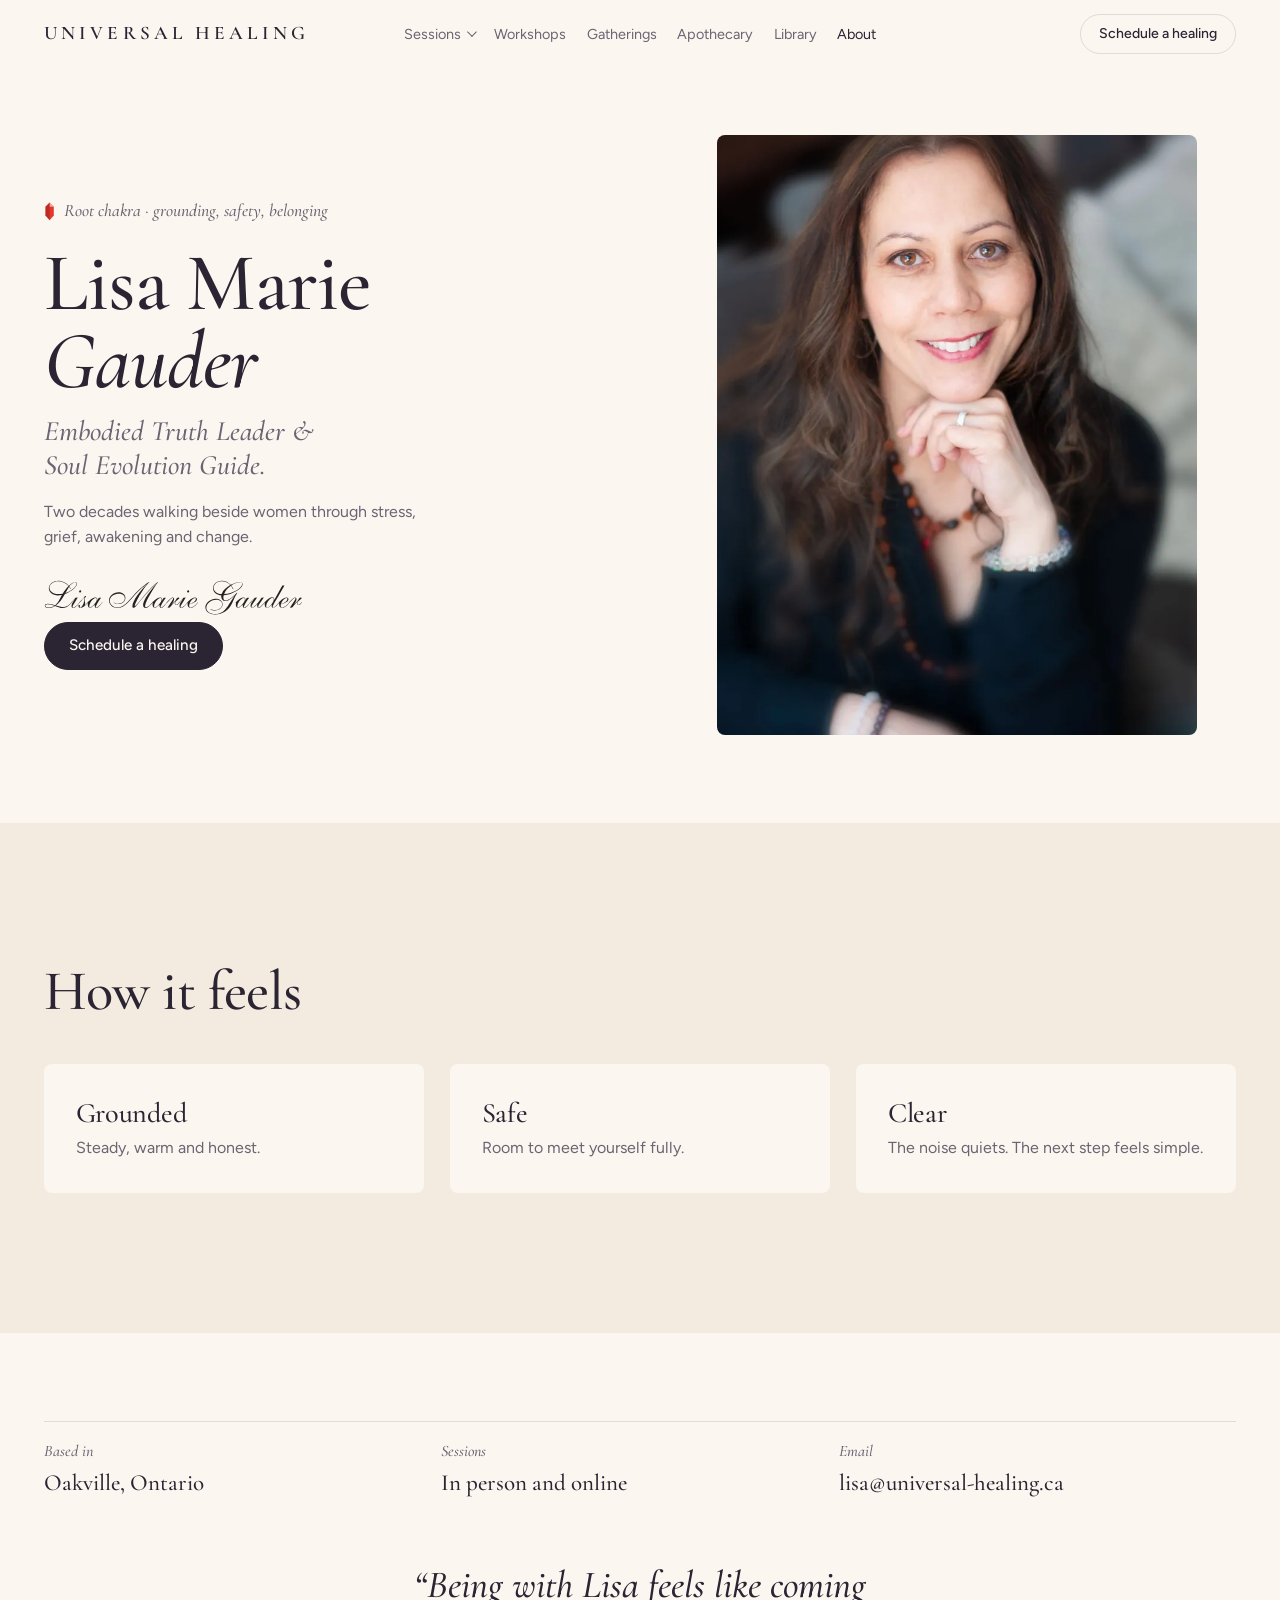
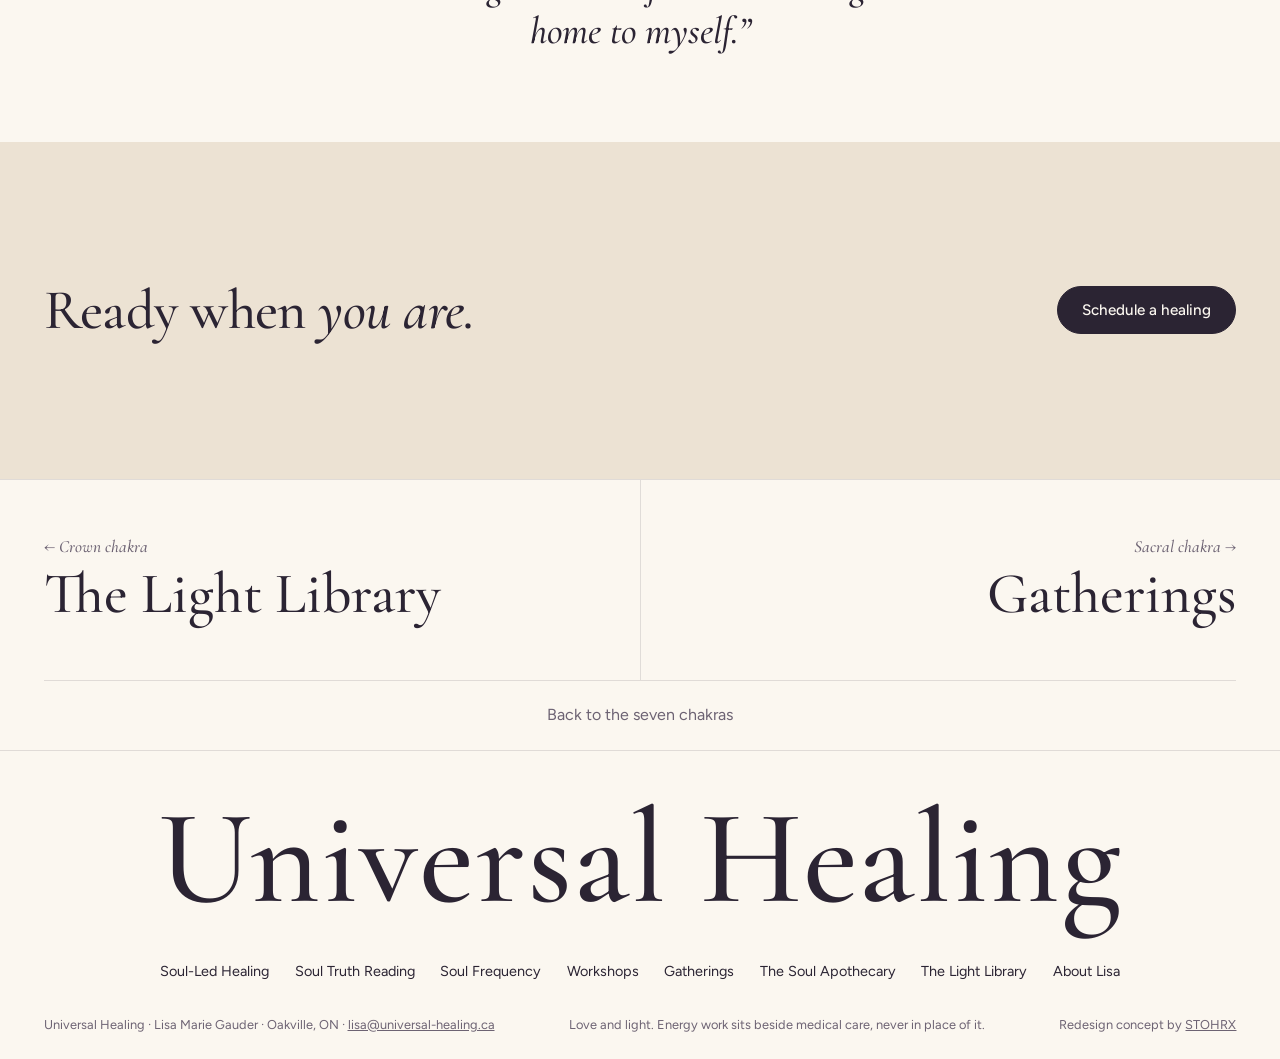
<file: about.html>
<!doctype html>
<!-- Universal Healing sample: About Lisa. Generated by tools/build_pages.py; edit the data there, not here. -->
<html lang="en-CA" class="arriving">
<head>
<meta charset="utf-8">
<meta name="viewport" content="width=device-width, initial-scale=1, viewport-fit=cover">
<title>About Lisa | Universal Healing, Oakville</title>
<meta name="description" content="About Lisa with Lisa Marie Gauder, Universal Healing, Oakville. Embodied Truth Leader &amp; Soul Evolution Guide.">
<meta name="theme-color" content="#fbf7f0">
<link rel="icon" href="data:image/svg+xml,%3Csvg xmlns='http://www.w3.org/2000/svg' viewBox='0 0 64 64'%3E%3Crect width='64' height='64' rx='14' fill='%23fbf7f0'/%3E%3Cpath d='M32 8l11 13v22L32 56 21 43V21z' fill='%23e5352c'/%3E%3C/svg%3E">
<link rel="preconnect" href="https://fonts.googleapis.com">
<link rel="preconnect" href="https://fonts.gstatic.com" crossorigin>
<link href="https://fonts.googleapis.com/css2?family=Cormorant+Garamond:ital,wght@0,500;0,600;1,500&family=Figtree:wght@400;500;600&display=swap" rel="stylesheet">
<link rel="stylesheet" href="css/site.css">
</head>
<body style="--c:#e5352c">
<header class="nav" id="nav">
  <div class="wrap">
    <a class="mark" href="index.html" aria-label="Universal Healing, home">UNIVERSAL HEALING</a>
    <nav class="nav-links" id="navLinks" aria-label="Main">
      <div class="nav-drop">
        <button class="nav-drop-btn" type="button" aria-expanded="false">Sessions</button>
        <div class="nav-drop-menu">
          <a href="healing.html">Soul-Led Healing</a>
          <a href="reading.html">Soul Truth Reading</a>
          <a href="frequency.html">Soul Frequency</a>
        </div>
      </div>
      <a href="workshops.html">Workshops</a>
      <a href="gatherings.html">Gatherings</a>
      <a href="apothecary.html">Apothecary</a>
      <a href="library.html">Library</a>
      <a href="about.html" aria-current="page">About</a>
    </nav>
    <div class="nav-end">
      <a class="btn btn-ghost" href="https://app.acuityscheduling.com/schedule/5ec3addc"><span class="long">Schedule a healing</span><span class="short">Book</span></a>
      <button class="menu-btn" id="menuBtn" type="button" aria-expanded="false" aria-controls="navLinks">Menu</button>
    </div>
  </div>
</header>
<main>
<section class="p-hero">
  <div class="wrap">
    <div class="p-copy">
      <p class="chip"><svg class="gem" viewBox="0 0 24 40" aria-hidden="true"><path d="M12 1l9 9v19l-9 10-9-10V10z" fill="currentColor"/><path d="M12 1l9 9h-9z" fill="#fff" opacity=".55"/><path d="M12 1v38l-9-10V10z" fill="#000" opacity=".18"/></svg><span>Root chakra · grounding, safety, belonging</span></p>
      <h1>Lisa Marie <em>Gauder</em></h1>
      <p class="tagline">Embodied Truth Leader &amp; Soul Evolution Guide.</p>
      <p class="lede">Two decades walking beside women through stress, grief, awakening and change.</p>
      <img class="signature" src="img/uh/signature.svg" alt="Lisa Marie Gauder" width="260" height="37">
      <div class="cta"><a class="btn btn-solid" href="https://app.acuityscheduling.com/schedule/5ec3addc">Schedule a healing</a></div>
    </div>
    <figure class="p-photo portrait"><img src="img/uh/lisa.webp" alt="Lisa Marie Gauder, smiling, chin resting on her hand"></figure>
  </div>
</section>

<section class="on-paper p-points">
  <div class="wrap">
    <h2 class="rv">How it feels</h2>
    <div class="points3"><div class="rv"><span class="num">01</span><h3>Grounded</h3><p>Steady, warm and honest.</p></div><div class="rv"><span class="num">02</span><h3>Safe</h3><p>Room to meet yourself fully.</p></div><div class="rv"><span class="num">03</span><h3>Clear</h3><p>The noise quiets. The next step feels simple.</p></div></div>
  </div>
</section>

<section class="p-details">
  <div class="wrap">
    <dl class="details rv"><div><dt>Based in</dt><dd>Oakville, Ontario</dd></div><div><dt>Sessions</dt><dd>In person and online</dd></div><div><dt>Email</dt><dd>lisa@universal-healing.ca</dd></div></dl>
    <blockquote class="rv">&ldquo;Being with Lisa feels like coming home to myself.&rdquo;</blockquote>
  </div>
</section>

<section class="cta-band">
  <div class="wrap rv">
    <h2>Ready when <em>you are.</em></h2>
    <a class="btn btn-solid" href="https://app.acuityscheduling.com/schedule/5ec3addc">Schedule a healing</a>
  </div>
</section>

<nav class="pager" aria-label="Other chakras">
  <div class="wrap">
    <a href="library.html" style="--c:#a24fe3"><span class="eyebrow">&larr; Crown chakra</span><b>The Light Library</b></a>
    <a href="gatherings.html" style="--c:#f5781d"><span class="eyebrow">Sacral chakra &rarr;</span><b>Gatherings</b></a>
    <a class="all" href="index.html#top">Back to the seven chakras</a>
  </div>
</nav>
</main>
<footer>
  <div class="wrap">
    <div class="big" aria-hidden="true">Universal Healing</div>
    <nav class="foot-links" aria-label="All pages"><a href="healing.html">Soul-Led Healing</a><a href="reading.html">Soul Truth Reading</a><a href="frequency.html">Soul Frequency</a><a href="workshops.html">Workshops</a><a href="gatherings.html">Gatherings</a><a href="apothecary.html">The Soul Apothecary</a><a href="library.html">The Light Library</a><a href="about.html">About Lisa</a></nav>
    <div class="fine">
      <span>Universal Healing · Lisa Marie Gauder · Oakville, ON · <a href="mailto:lisa@universal-healing.ca">lisa@universal-healing.ca</a></span>
      <span>Love and light. Energy work sits beside medical care, never in place of it.</span>
      <span>Redesign concept by <a href="https://www.stohrx.ca">STOHRX</a></span>
    </div>
  </div>
</footer>
<script src="js/site.js"></script>
</body>
</html>
</file>
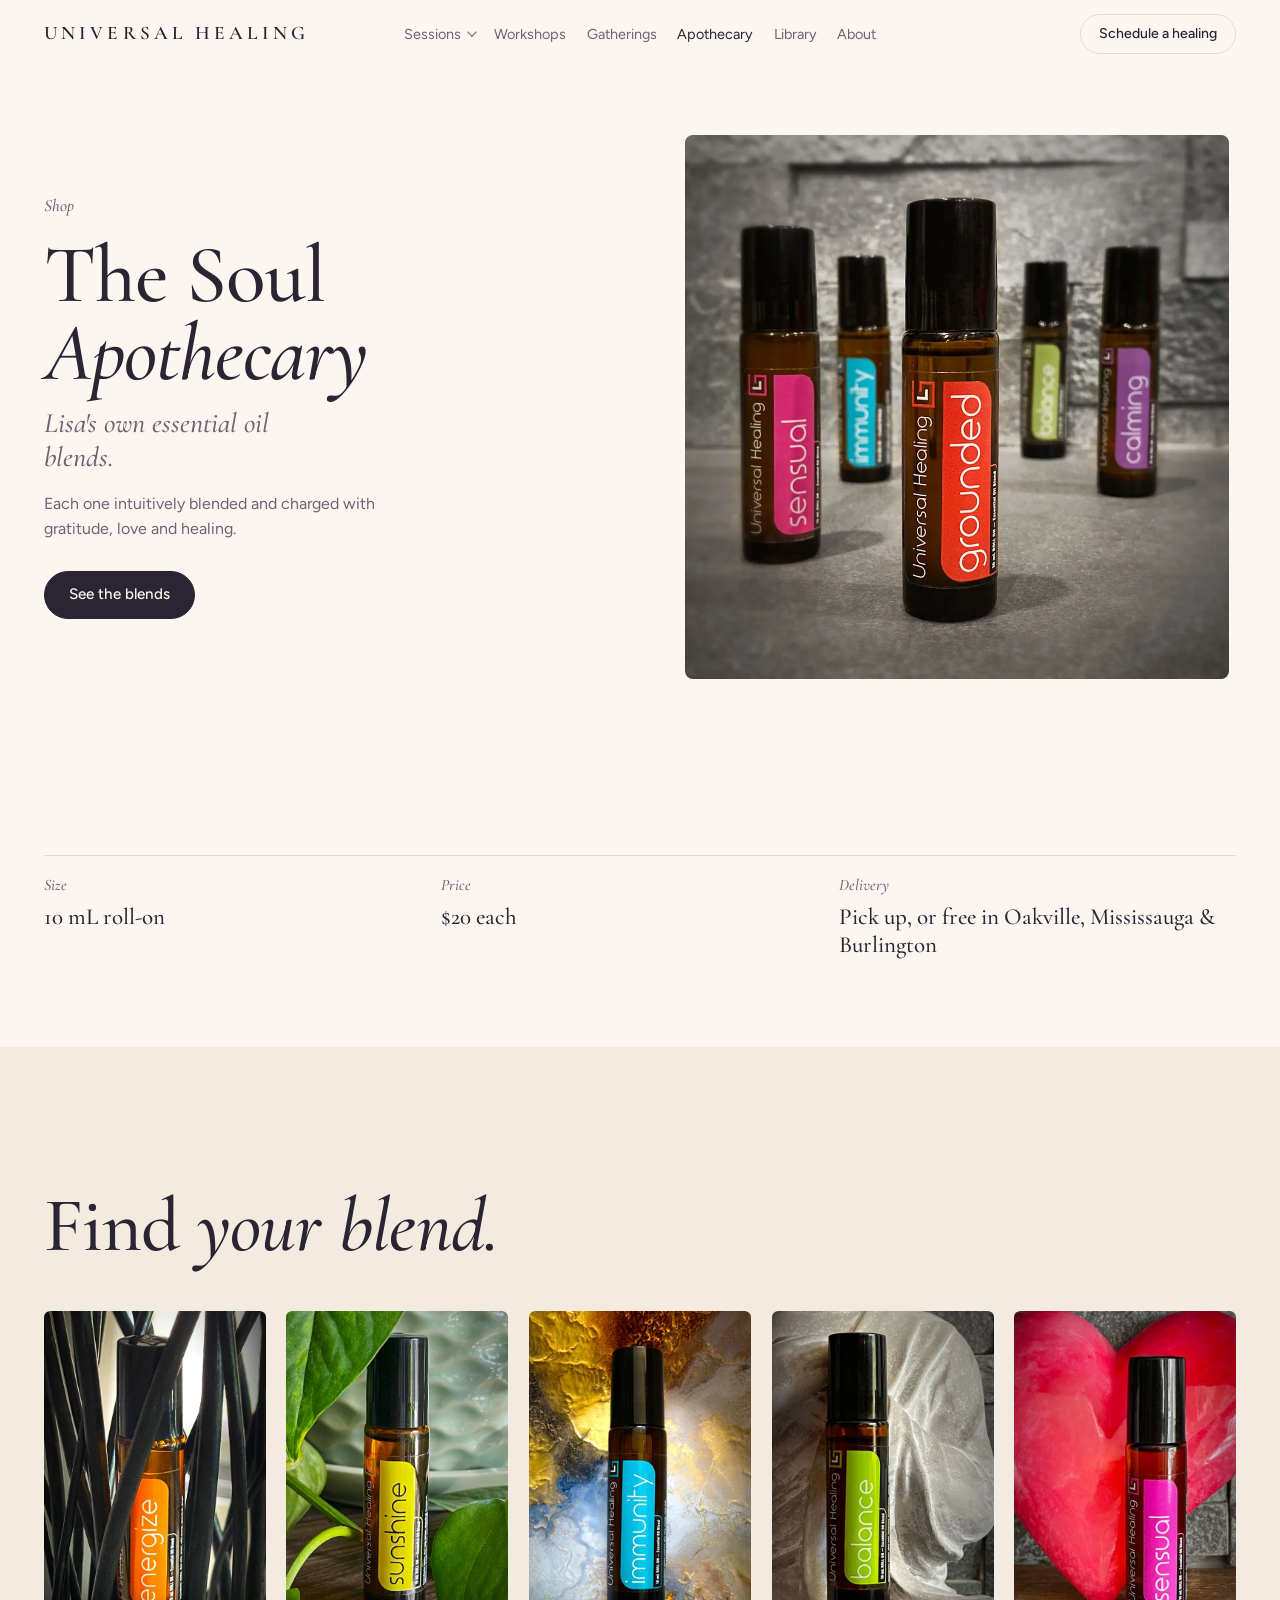
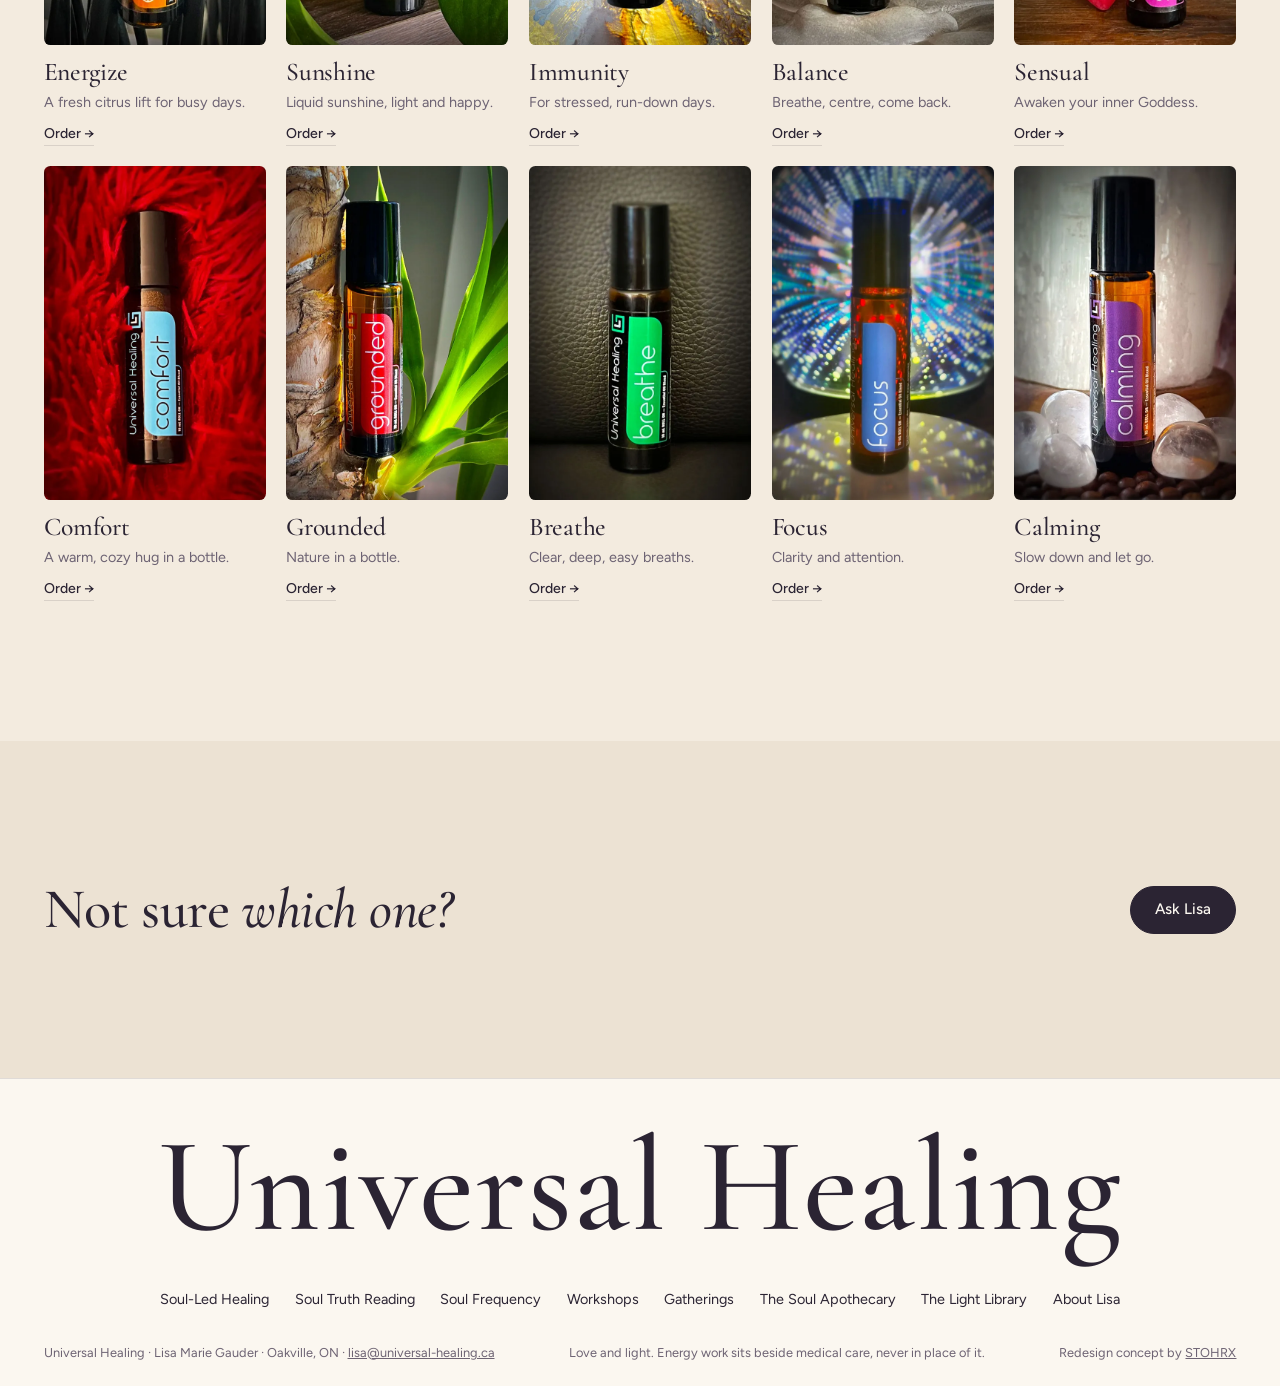
<file: apothecary.html>
<!doctype html>
<!-- Universal Healing sample: The Soul Apothecary. Generated by tools/build_pages.py; edit the data there, not here. -->
<html lang="en-CA" class="arriving">
<head>
<meta charset="utf-8">
<meta name="viewport" content="width=device-width, initial-scale=1, viewport-fit=cover">
<title>The Soul Apothecary | Universal Healing, Oakville</title>
<meta name="description" content="Lisa Marie Gauder&#x27;s own essential oil blends: 10 mL roll-ons, $20 each, pick up or free local delivery in Oakville, Mississauga and Burlington.">
<meta name="theme-color" content="#fbf7f0">
<link rel="icon" href="data:image/svg+xml,%3Csvg xmlns='http://www.w3.org/2000/svg' viewBox='0 0 64 64'%3E%3Crect width='64' height='64' rx='14' fill='%23fbf7f0'/%3E%3Cpath d='M32 8l11 13v22L32 56 21 43V21z' fill='%23b0823a'/%3E%3C/svg%3E">
<link rel="preconnect" href="https://fonts.googleapis.com">
<link rel="preconnect" href="https://fonts.gstatic.com" crossorigin>
<link href="https://fonts.googleapis.com/css2?family=Cormorant+Garamond:ital,wght@0,500;0,600;1,500&family=Figtree:wght@400;500;600&display=swap" rel="stylesheet">
<link rel="stylesheet" href="css/site.css">
</head>
<body>
<header class="nav" id="nav">
  <div class="wrap">
    <a class="mark" href="index.html" aria-label="Universal Healing, home">UNIVERSAL HEALING</a>
    <nav class="nav-links" id="navLinks" aria-label="Main">
      <div class="nav-drop">
        <button class="nav-drop-btn" type="button" aria-expanded="false">Sessions</button>
        <div class="nav-drop-menu">
          <a href="healing.html">Soul-Led Healing</a>
          <a href="reading.html">Soul Truth Reading</a>
          <a href="frequency.html">Soul Frequency</a>
        </div>
      </div>
      <a href="workshops.html">Workshops</a>
      <a href="gatherings.html">Gatherings</a>
      <a href="apothecary.html" aria-current="page">Apothecary</a>
      <a href="library.html">Library</a>
      <a href="about.html">About</a>
    </nav>
    <div class="nav-end">
      <a class="btn btn-ghost" href="https://app.acuityscheduling.com/schedule/5ec3addc"><span class="long">Schedule a healing</span><span class="short">Book</span></a>
      <button class="menu-btn" id="menuBtn" type="button" aria-expanded="false" aria-controls="navLinks">Menu</button>
    </div>
  </div>
</header>
<main>
<section class="p-hero">
  <div class="wrap">
    <div class="p-copy">
      <p class="eyebrow">Shop</p>
      <h1>The Soul <em>Apothecary</em></h1>
      <p class="tagline">Lisa's own essential oil blends.</p>
      <p class="lede">Each one intuitively blended and charged with gratitude, love and healing.</p>
      <div class="cta"><a class="btn btn-solid" href="#oils">See the blends</a></div>
    </div>
    <figure class="p-photo square"><img src="img/uh/oils.webp" alt="Universal Healing essential oil roll-on bottles on stone"></figure>
  </div>
</section>

<section class="p-details">
  <div class="wrap">
    <dl class="details rv"><div><dt>Size</dt><dd>10 mL roll-on</dd></div><div><dt>Price</dt><dd>$20 each</dd></div><div><dt>Delivery</dt><dd>Pick up, or free in Oakville, Mississauga &amp; Burlington</dd></div></dl>
  </div>
</section>

<section class="on-paper" id="oils">
  <div class="wrap">
    <h2 class="rv" style="margin-bottom:clamp(2rem,4vw,3rem)">Find <em>your blend.</em></h2>
    <div class="oils"><article class="oil rv"><figure><img src="img/uh/oil-energy.webp" alt="Energize essential oil roll-on" loading="lazy" width="600" height="900"></figure><h3>Energize</h3><p>A fresh citrus lift for busy days.</p><a class="order" href="mailto:lisa@universal-healing.ca?subject=Order%3A%20Energize">Order &rarr;</a></article><article class="oil rv"><figure><img src="img/uh/oil-sunshine.webp" alt="Sunshine essential oil roll-on" loading="lazy" width="600" height="900"></figure><h3>Sunshine</h3><p>Liquid sunshine, light and happy.</p><a class="order" href="mailto:lisa@universal-healing.ca?subject=Order%3A%20Sunshine">Order &rarr;</a></article><article class="oil rv"><figure><img src="img/uh/oil-immunity.webp" alt="Immunity essential oil roll-on" loading="lazy" width="600" height="900"></figure><h3>Immunity</h3><p>For stressed, run-down days.</p><a class="order" href="mailto:lisa@universal-healing.ca?subject=Order%3A%20Immunity">Order &rarr;</a></article><article class="oil rv"><figure><img src="img/uh/oil-balance.webp" alt="Balance essential oil roll-on" loading="lazy" width="600" height="900"></figure><h3>Balance</h3><p>Breathe, centre, come back.</p><a class="order" href="mailto:lisa@universal-healing.ca?subject=Order%3A%20Balance">Order &rarr;</a></article><article class="oil rv"><figure><img src="img/uh/oil-sensual.webp" alt="Sensual essential oil roll-on" loading="lazy" width="600" height="900"></figure><h3>Sensual</h3><p>Awaken your inner Goddess.</p><a class="order" href="mailto:lisa@universal-healing.ca?subject=Order%3A%20Sensual">Order &rarr;</a></article><article class="oil rv"><figure><img src="img/uh/oil-comfort.webp" alt="Comfort essential oil roll-on" loading="lazy" width="600" height="900"></figure><h3>Comfort</h3><p>A warm, cozy hug in a bottle.</p><a class="order" href="mailto:lisa@universal-healing.ca?subject=Order%3A%20Comfort">Order &rarr;</a></article><article class="oil rv"><figure><img src="img/uh/oil-grounded.webp" alt="Grounded essential oil roll-on" loading="lazy" width="600" height="900"></figure><h3>Grounded</h3><p>Nature in a bottle.</p><a class="order" href="mailto:lisa@universal-healing.ca?subject=Order%3A%20Grounded">Order &rarr;</a></article><article class="oil rv"><figure><img src="img/uh/oil-breathe.webp" alt="Breathe essential oil roll-on" loading="lazy" width="600" height="900"></figure><h3>Breathe</h3><p>Clear, deep, easy breaths.</p><a class="order" href="mailto:lisa@universal-healing.ca?subject=Order%3A%20Breathe">Order &rarr;</a></article><article class="oil rv"><figure><img src="img/uh/oil-focus.webp" alt="Focus essential oil roll-on" loading="lazy" width="600" height="900"></figure><h3>Focus</h3><p>Clarity and attention.</p><a class="order" href="mailto:lisa@universal-healing.ca?subject=Order%3A%20Focus">Order &rarr;</a></article><article class="oil rv"><figure><img src="img/uh/oil-calming.webp" alt="Calming essential oil roll-on" loading="lazy" width="600" height="900"></figure><h3>Calming</h3><p>Slow down and let go.</p><a class="order" href="mailto:lisa@universal-healing.ca?subject=Order%3A%20Calming">Order &rarr;</a></article></div>
  </div>
</section>

<section class="cta-band">
  <div class="wrap rv">
    <h2>Not sure <em>which one?</em></h2>
    <a class="btn btn-solid" href="mailto:lisa@universal-healing.ca?subject=Which%20blend%3F">Ask Lisa</a>
  </div>
</section>
</main>
<footer>
  <div class="wrap">
    <div class="big" aria-hidden="true">Universal Healing</div>
    <nav class="foot-links" aria-label="All pages"><a href="healing.html">Soul-Led Healing</a><a href="reading.html">Soul Truth Reading</a><a href="frequency.html">Soul Frequency</a><a href="workshops.html">Workshops</a><a href="gatherings.html">Gatherings</a><a href="apothecary.html">The Soul Apothecary</a><a href="library.html">The Light Library</a><a href="about.html">About Lisa</a></nav>
    <div class="fine">
      <span>Universal Healing · Lisa Marie Gauder · Oakville, ON · <a href="mailto:lisa@universal-healing.ca">lisa@universal-healing.ca</a></span>
      <span>Love and light. Energy work sits beside medical care, never in place of it.</span>
      <span>Redesign concept by <a href="https://www.stohrx.ca">STOHRX</a></span>
    </div>
  </div>
</footer>
<script src="js/site.js"></script>
</body>
</html>
</file>
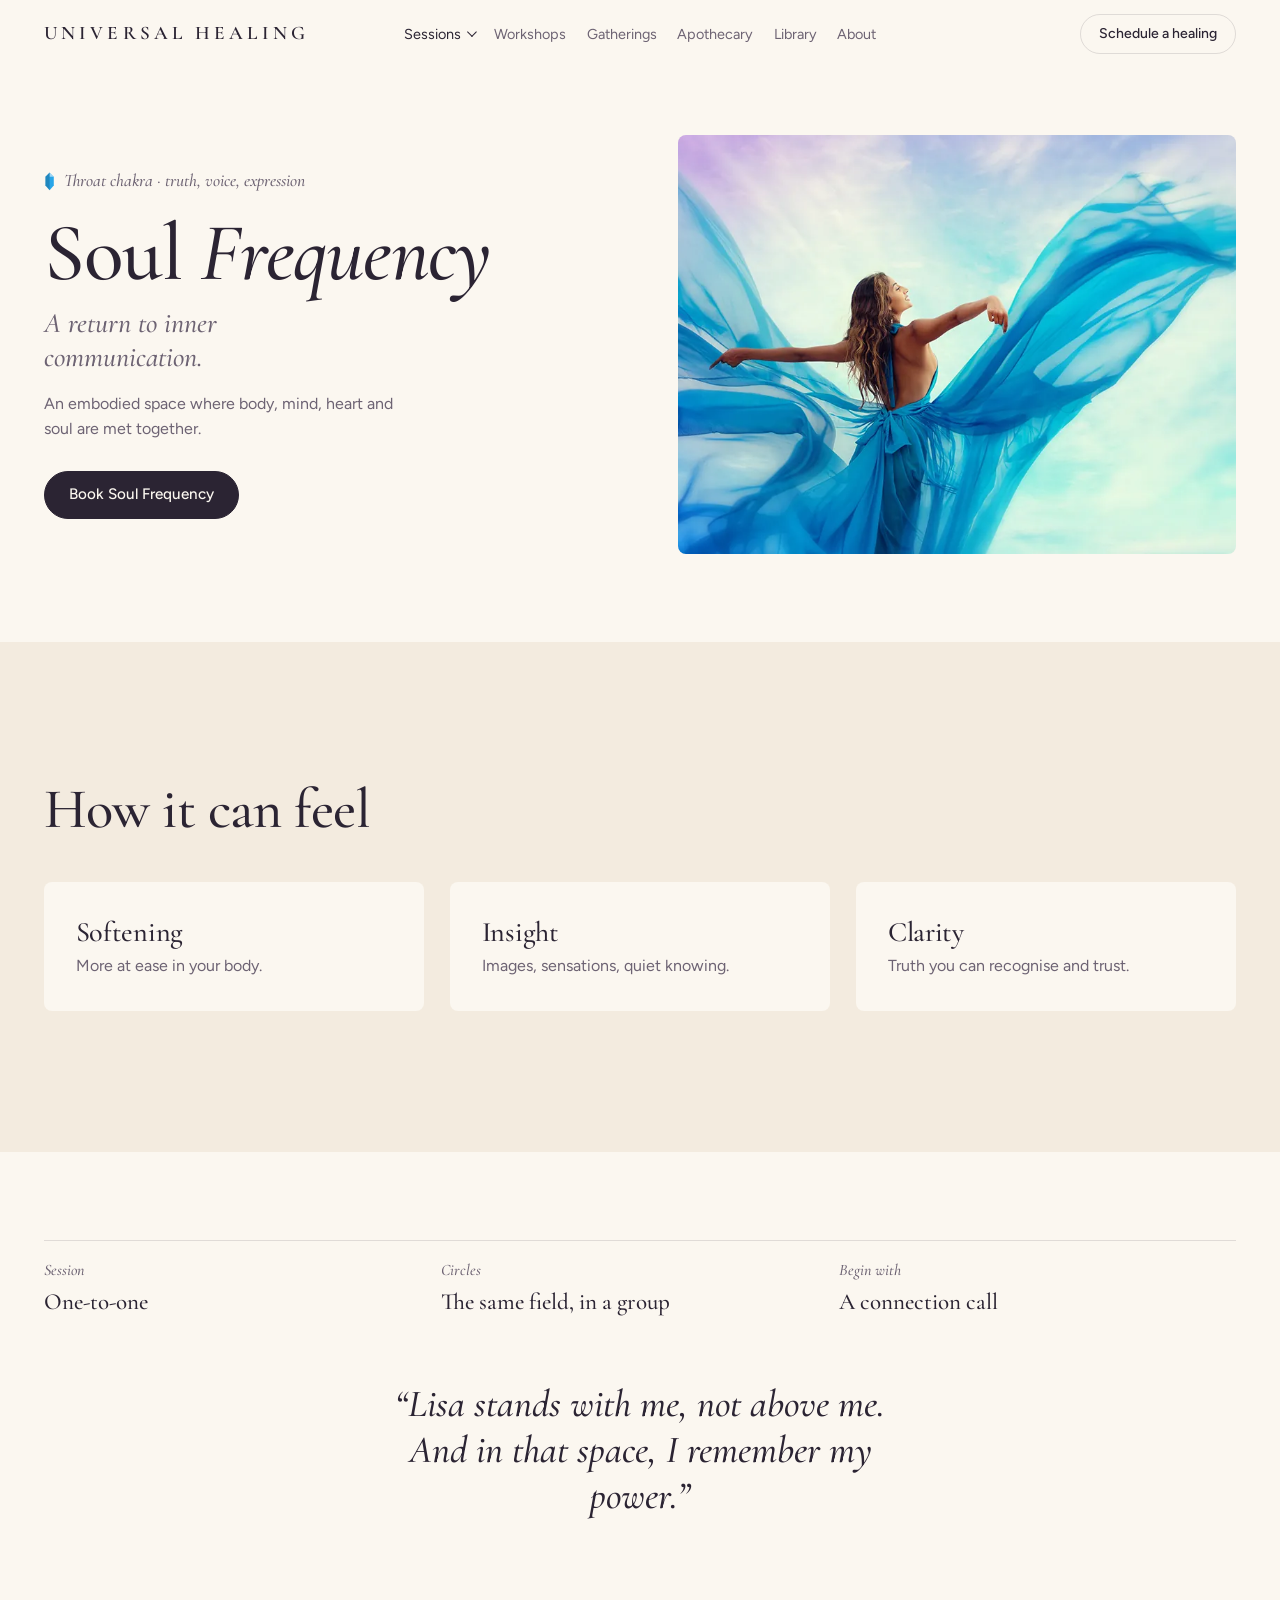
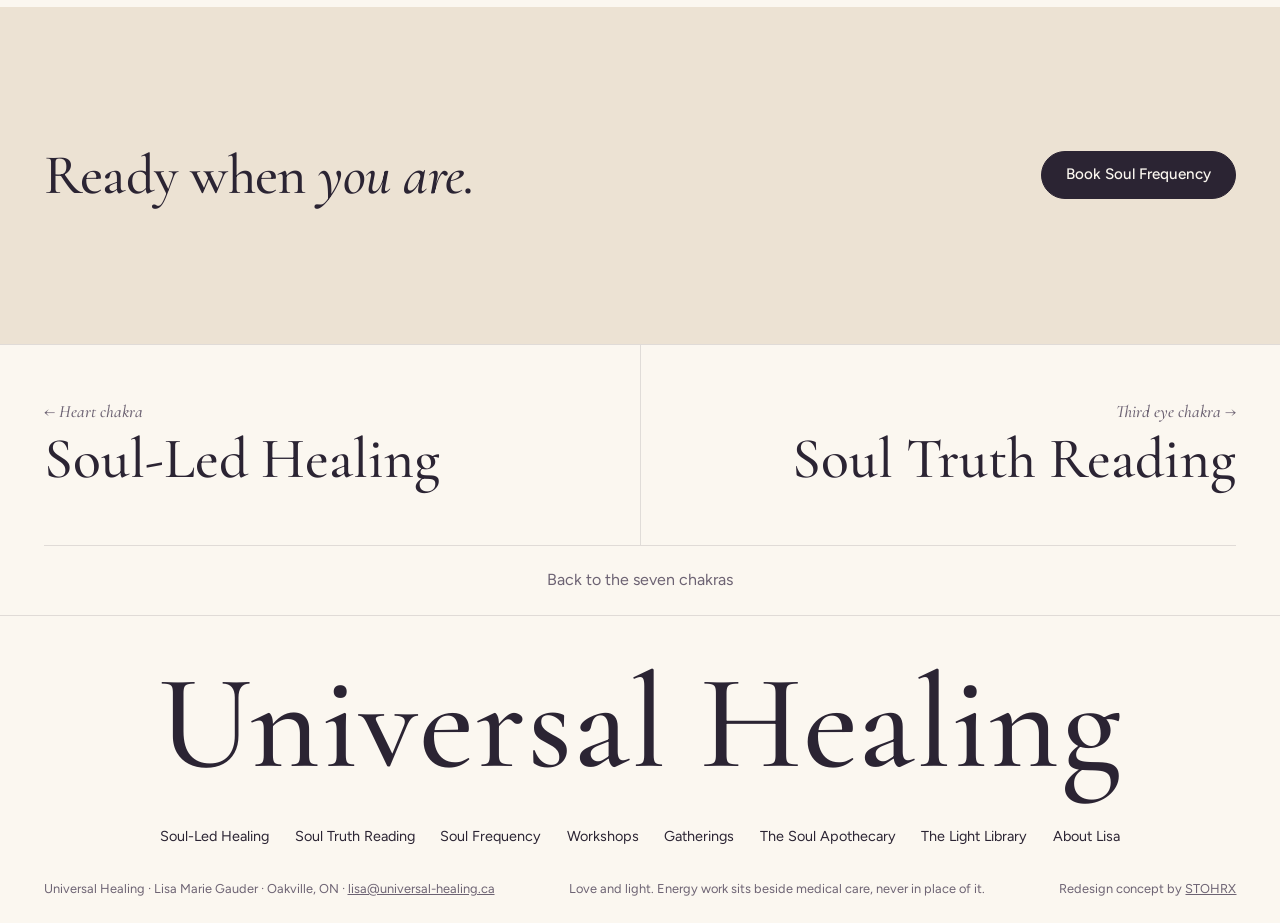
<file: frequency.html>
<!doctype html>
<!-- Universal Healing sample: Soul Frequency. Generated by tools/build_pages.py; edit the data there, not here. -->
<html lang="en-CA" class="arriving">
<head>
<meta charset="utf-8">
<meta name="viewport" content="width=device-width, initial-scale=1, viewport-fit=cover">
<title>Soul Frequency | Universal Healing, Oakville</title>
<meta name="description" content="Soul Frequency with Lisa Marie Gauder, Universal Healing, Oakville. A return to inner communication.">
<meta name="theme-color" content="#fbf7f0">
<link rel="icon" href="data:image/svg+xml,%3Csvg xmlns='http://www.w3.org/2000/svg' viewBox='0 0 64 64'%3E%3Crect width='64' height='64' rx='14' fill='%23fbf7f0'/%3E%3Cpath d='M32 8l11 13v22L32 56 21 43V21z' fill='%2328a5e8'/%3E%3C/svg%3E">
<link rel="preconnect" href="https://fonts.googleapis.com">
<link rel="preconnect" href="https://fonts.gstatic.com" crossorigin>
<link href="https://fonts.googleapis.com/css2?family=Cormorant+Garamond:ital,wght@0,500;0,600;1,500&family=Figtree:wght@400;500;600&display=swap" rel="stylesheet">
<link rel="stylesheet" href="css/site.css">
</head>
<body style="--c:#28a5e8">
<header class="nav" id="nav">
  <div class="wrap">
    <a class="mark" href="index.html" aria-label="Universal Healing, home">UNIVERSAL HEALING</a>
    <nav class="nav-links" id="navLinks" aria-label="Main">
      <div class="nav-drop">
        <button class="nav-drop-btn" type="button" aria-expanded="false" aria-current="true">Sessions</button>
        <div class="nav-drop-menu">
          <a href="healing.html">Soul-Led Healing</a>
          <a href="reading.html">Soul Truth Reading</a>
          <a href="frequency.html" aria-current="page">Soul Frequency</a>
        </div>
      </div>
      <a href="workshops.html">Workshops</a>
      <a href="gatherings.html">Gatherings</a>
      <a href="apothecary.html">Apothecary</a>
      <a href="library.html">Library</a>
      <a href="about.html">About</a>
    </nav>
    <div class="nav-end">
      <a class="btn btn-ghost" href="https://app.acuityscheduling.com/schedule/5ec3addc"><span class="long">Schedule a healing</span><span class="short">Book</span></a>
      <button class="menu-btn" id="menuBtn" type="button" aria-expanded="false" aria-controls="navLinks">Menu</button>
    </div>
  </div>
</header>
<main>
<section class="p-hero">
  <div class="wrap">
    <div class="p-copy">
      <p class="chip"><svg class="gem" viewBox="0 0 24 40" aria-hidden="true"><path d="M12 1l9 9v19l-9 10-9-10V10z" fill="currentColor"/><path d="M12 1l9 9h-9z" fill="#fff" opacity=".55"/><path d="M12 1v38l-9-10V10z" fill="#000" opacity=".18"/></svg><span>Throat chakra · truth, voice, expression</span></p>
      <h1>Soul <em>Frequency</em></h1>
      <p class="tagline">A return to inner communication.</p>
      <p class="lede">An embodied space where body, mind, heart and soul are met together.</p>
      
      <div class="cta"><a class="btn btn-solid" href="https://app.acuityscheduling.com/schedule/5ec3addc">Book Soul Frequency</a></div>
    </div>
    <figure class="p-photo"><img src="img/uh/frequency.webp" alt="A woman in flowing blue fabric, arms open to the sky"></figure>
  </div>
</section>

<section class="on-paper p-points">
  <div class="wrap">
    <h2 class="rv">How it can feel</h2>
    <div class="points3"><div class="rv"><span class="num">01</span><h3>Softening</h3><p>More at ease in your body.</p></div><div class="rv"><span class="num">02</span><h3>Insight</h3><p>Images, sensations, quiet knowing.</p></div><div class="rv"><span class="num">03</span><h3>Clarity</h3><p>Truth you can recognise and trust.</p></div></div>
  </div>
</section>

<section class="p-details">
  <div class="wrap">
    <dl class="details rv"><div><dt>Session</dt><dd>One-to-one</dd></div><div><dt>Circles</dt><dd>The same field, in a group</dd></div><div><dt>Begin with</dt><dd>A connection call</dd></div></dl>
    <blockquote class="rv">&ldquo;Lisa stands with me, not above me. And in that space, I remember my power.&rdquo;</blockquote>
  </div>
</section>

<section class="cta-band">
  <div class="wrap rv">
    <h2>Ready when <em>you are.</em></h2>
    <a class="btn btn-solid" href="https://app.acuityscheduling.com/schedule/5ec3addc">Book Soul Frequency</a>
  </div>
</section>

<nav class="pager" aria-label="Other chakras">
  <div class="wrap">
    <a href="healing.html" style="--c:#34ba66"><span class="eyebrow">&larr; Heart chakra</span><b>Soul-Led Healing</b></a>
    <a href="reading.html" style="--c:#4651db"><span class="eyebrow">Third eye chakra &rarr;</span><b>Soul Truth Reading</b></a>
    <a class="all" href="index.html#top">Back to the seven chakras</a>
  </div>
</nav>
</main>
<footer>
  <div class="wrap">
    <div class="big" aria-hidden="true">Universal Healing</div>
    <nav class="foot-links" aria-label="All pages"><a href="healing.html">Soul-Led Healing</a><a href="reading.html">Soul Truth Reading</a><a href="frequency.html">Soul Frequency</a><a href="workshops.html">Workshops</a><a href="gatherings.html">Gatherings</a><a href="apothecary.html">The Soul Apothecary</a><a href="library.html">The Light Library</a><a href="about.html">About Lisa</a></nav>
    <div class="fine">
      <span>Universal Healing · Lisa Marie Gauder · Oakville, ON · <a href="mailto:lisa@universal-healing.ca">lisa@universal-healing.ca</a></span>
      <span>Love and light. Energy work sits beside medical care, never in place of it.</span>
      <span>Redesign concept by <a href="https://www.stohrx.ca">STOHRX</a></span>
    </div>
  </div>
</footer>
<script src="js/site.js"></script>
</body>
</html>
</file>
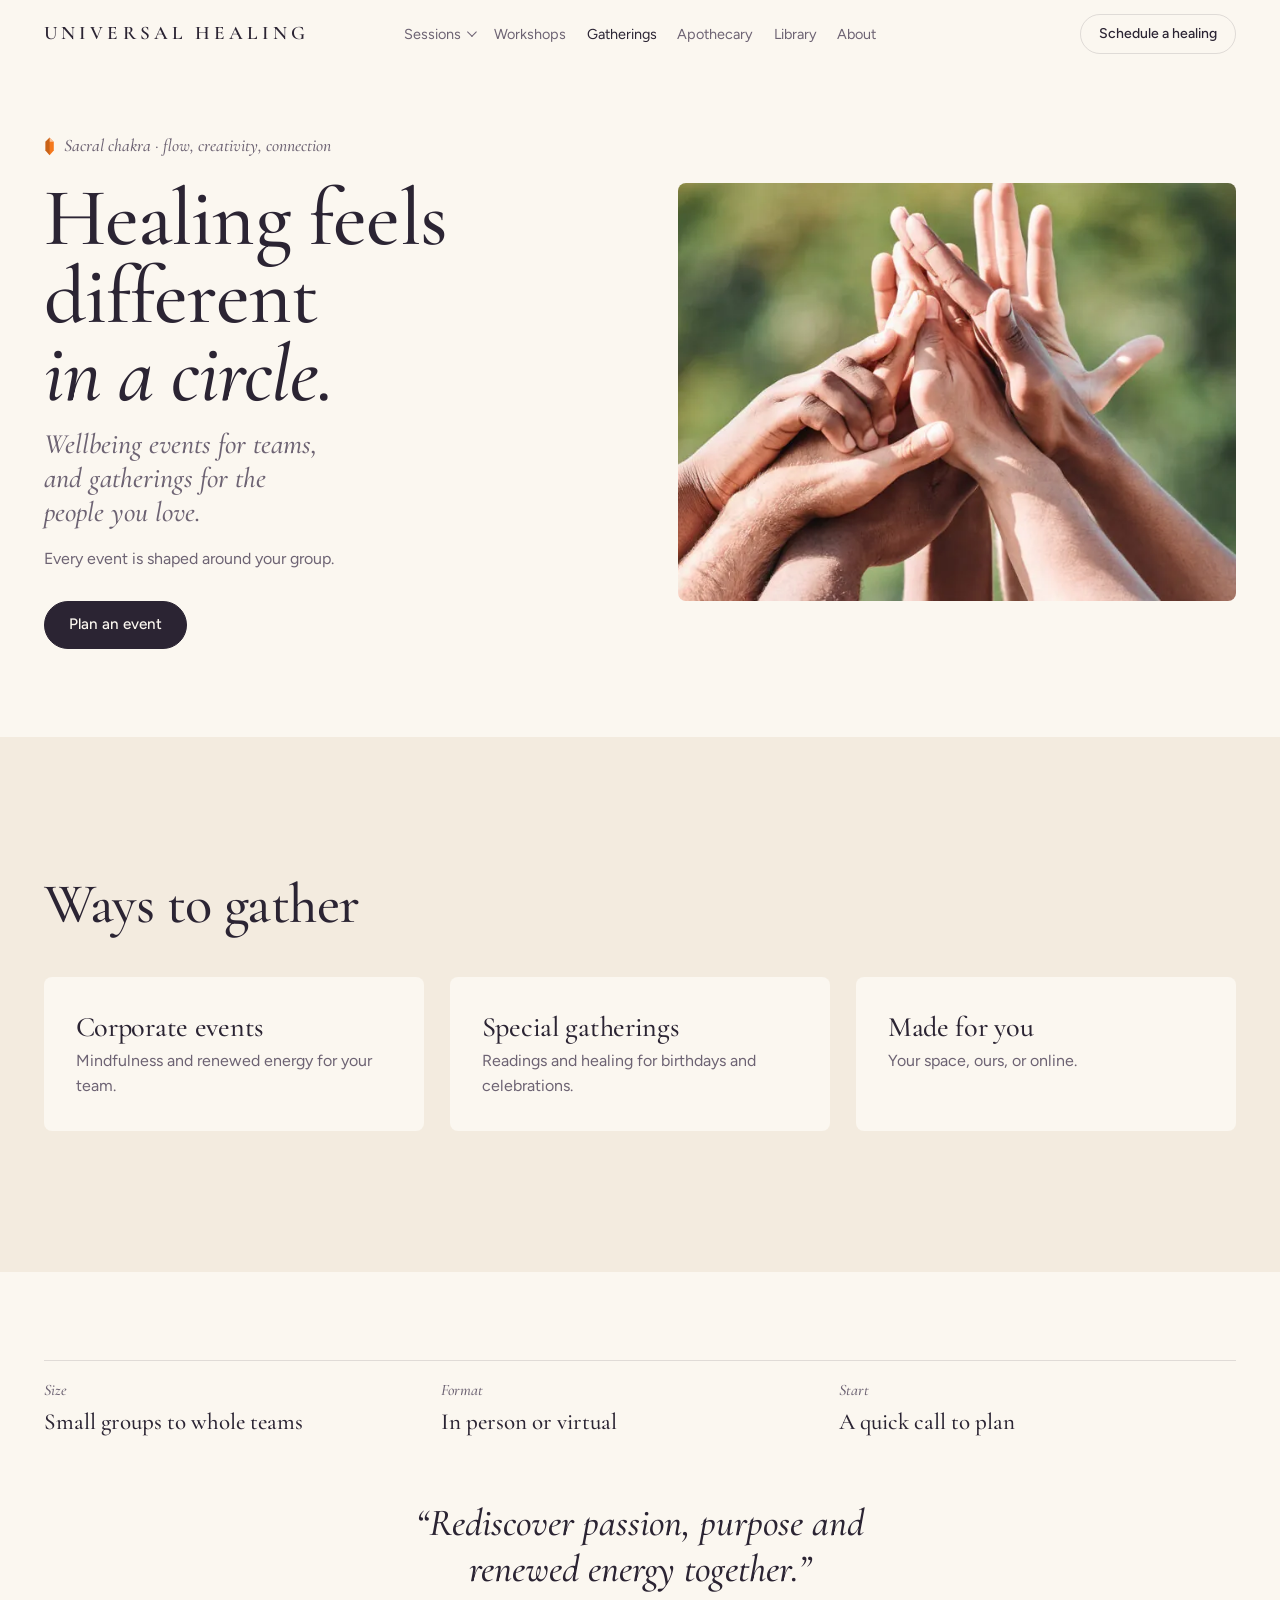
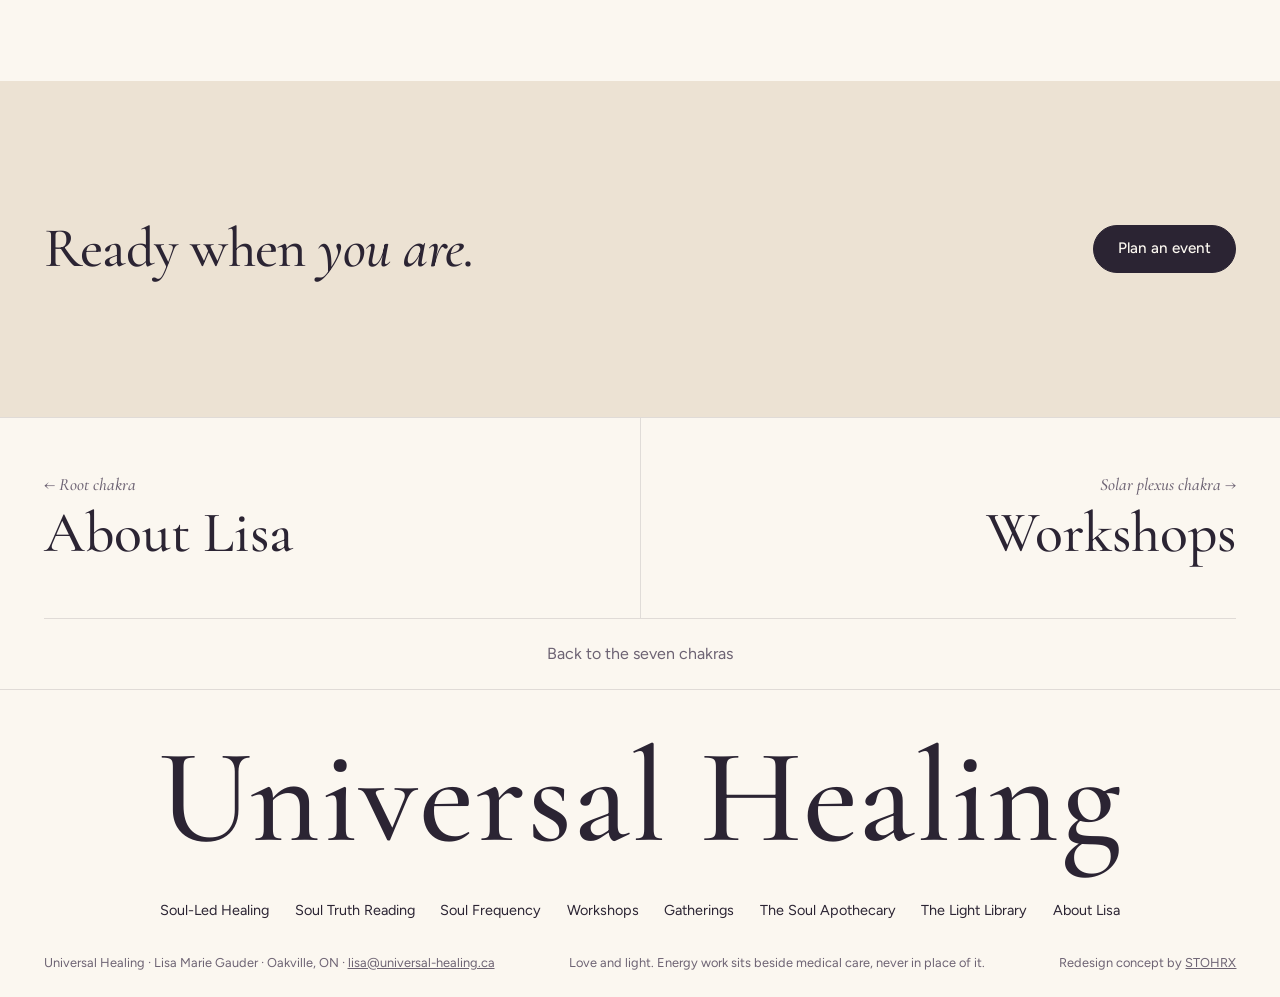
<file: gatherings.html>
<!doctype html>
<!-- Universal Healing sample: Gatherings. Generated by tools/build_pages.py; edit the data there, not here. -->
<html lang="en-CA" class="arriving">
<head>
<meta charset="utf-8">
<meta name="viewport" content="width=device-width, initial-scale=1, viewport-fit=cover">
<title>Gatherings | Universal Healing, Oakville</title>
<meta name="description" content="Gatherings with Lisa Marie Gauder, Universal Healing, Oakville. Wellbeing events for teams, and gatherings for the people you love.">
<meta name="theme-color" content="#fbf7f0">
<link rel="icon" href="data:image/svg+xml,%3Csvg xmlns='http://www.w3.org/2000/svg' viewBox='0 0 64 64'%3E%3Crect width='64' height='64' rx='14' fill='%23fbf7f0'/%3E%3Cpath d='M32 8l11 13v22L32 56 21 43V21z' fill='%23f5781d'/%3E%3C/svg%3E">
<link rel="preconnect" href="https://fonts.googleapis.com">
<link rel="preconnect" href="https://fonts.gstatic.com" crossorigin>
<link href="https://fonts.googleapis.com/css2?family=Cormorant+Garamond:ital,wght@0,500;0,600;1,500&family=Figtree:wght@400;500;600&display=swap" rel="stylesheet">
<link rel="stylesheet" href="css/site.css">
</head>
<body style="--c:#f5781d">
<header class="nav" id="nav">
  <div class="wrap">
    <a class="mark" href="index.html" aria-label="Universal Healing, home">UNIVERSAL HEALING</a>
    <nav class="nav-links" id="navLinks" aria-label="Main">
      <div class="nav-drop">
        <button class="nav-drop-btn" type="button" aria-expanded="false">Sessions</button>
        <div class="nav-drop-menu">
          <a href="healing.html">Soul-Led Healing</a>
          <a href="reading.html">Soul Truth Reading</a>
          <a href="frequency.html">Soul Frequency</a>
        </div>
      </div>
      <a href="workshops.html">Workshops</a>
      <a href="gatherings.html" aria-current="page">Gatherings</a>
      <a href="apothecary.html">Apothecary</a>
      <a href="library.html">Library</a>
      <a href="about.html">About</a>
    </nav>
    <div class="nav-end">
      <a class="btn btn-ghost" href="https://app.acuityscheduling.com/schedule/5ec3addc"><span class="long">Schedule a healing</span><span class="short">Book</span></a>
      <button class="menu-btn" id="menuBtn" type="button" aria-expanded="false" aria-controls="navLinks">Menu</button>
    </div>
  </div>
</header>
<main>
<section class="p-hero">
  <div class="wrap">
    <div class="p-copy">
      <p class="chip"><svg class="gem" viewBox="0 0 24 40" aria-hidden="true"><path d="M12 1l9 9v19l-9 10-9-10V10z" fill="currentColor"/><path d="M12 1l9 9h-9z" fill="#fff" opacity=".55"/><path d="M12 1v38l-9-10V10z" fill="#000" opacity=".18"/></svg><span>Sacral chakra · flow, creativity, connection</span></p>
      <h1>Healing feels different <em>in a circle.</em></h1>
      <p class="tagline">Wellbeing events for teams, and gatherings for the people you love.</p>
      <p class="lede">Every event is shaped around your group.</p>
      
      <div class="cta"><a class="btn btn-solid" href="mailto:lisa@universal-healing.ca?subject=Gathering">Plan an event</a></div>
    </div>
    <figure class="p-photo"><img src="img/uh/events.webp" alt="A circle of hands raised together outdoors"></figure>
  </div>
</section>

<section class="on-paper p-points">
  <div class="wrap">
    <h2 class="rv">Ways to gather</h2>
    <div class="points3"><div class="rv"><span class="num">01</span><h3>Corporate events</h3><p>Mindfulness and renewed energy for your team.</p></div><div class="rv"><span class="num">02</span><h3>Special gatherings</h3><p>Readings and healing for birthdays and celebrations.</p></div><div class="rv"><span class="num">03</span><h3>Made for you</h3><p>Your space, ours, or online.</p></div></div>
  </div>
</section>

<section class="p-details">
  <div class="wrap">
    <dl class="details rv"><div><dt>Size</dt><dd>Small groups to whole teams</dd></div><div><dt>Format</dt><dd>In person or virtual</dd></div><div><dt>Start</dt><dd>A quick call to plan</dd></div></dl>
    <blockquote class="rv">&ldquo;Rediscover passion, purpose and renewed energy together.&rdquo;</blockquote>
  </div>
</section>

<section class="cta-band">
  <div class="wrap rv">
    <h2>Ready when <em>you are.</em></h2>
    <a class="btn btn-solid" href="mailto:lisa@universal-healing.ca?subject=Gathering">Plan an event</a>
  </div>
</section>

<nav class="pager" aria-label="Other chakras">
  <div class="wrap">
    <a href="about.html" style="--c:#e5352c"><span class="eyebrow">&larr; Root chakra</span><b>About Lisa</b></a>
    <a href="workshops.html" style="--c:#f7c51e"><span class="eyebrow">Solar plexus chakra &rarr;</span><b>Workshops</b></a>
    <a class="all" href="index.html#top">Back to the seven chakras</a>
  </div>
</nav>
</main>
<footer>
  <div class="wrap">
    <div class="big" aria-hidden="true">Universal Healing</div>
    <nav class="foot-links" aria-label="All pages"><a href="healing.html">Soul-Led Healing</a><a href="reading.html">Soul Truth Reading</a><a href="frequency.html">Soul Frequency</a><a href="workshops.html">Workshops</a><a href="gatherings.html">Gatherings</a><a href="apothecary.html">The Soul Apothecary</a><a href="library.html">The Light Library</a><a href="about.html">About Lisa</a></nav>
    <div class="fine">
      <span>Universal Healing · Lisa Marie Gauder · Oakville, ON · <a href="mailto:lisa@universal-healing.ca">lisa@universal-healing.ca</a></span>
      <span>Love and light. Energy work sits beside medical care, never in place of it.</span>
      <span>Redesign concept by <a href="https://www.stohrx.ca">STOHRX</a></span>
    </div>
  </div>
</footer>
<script src="js/site.js"></script>
</body>
</html>
</file>
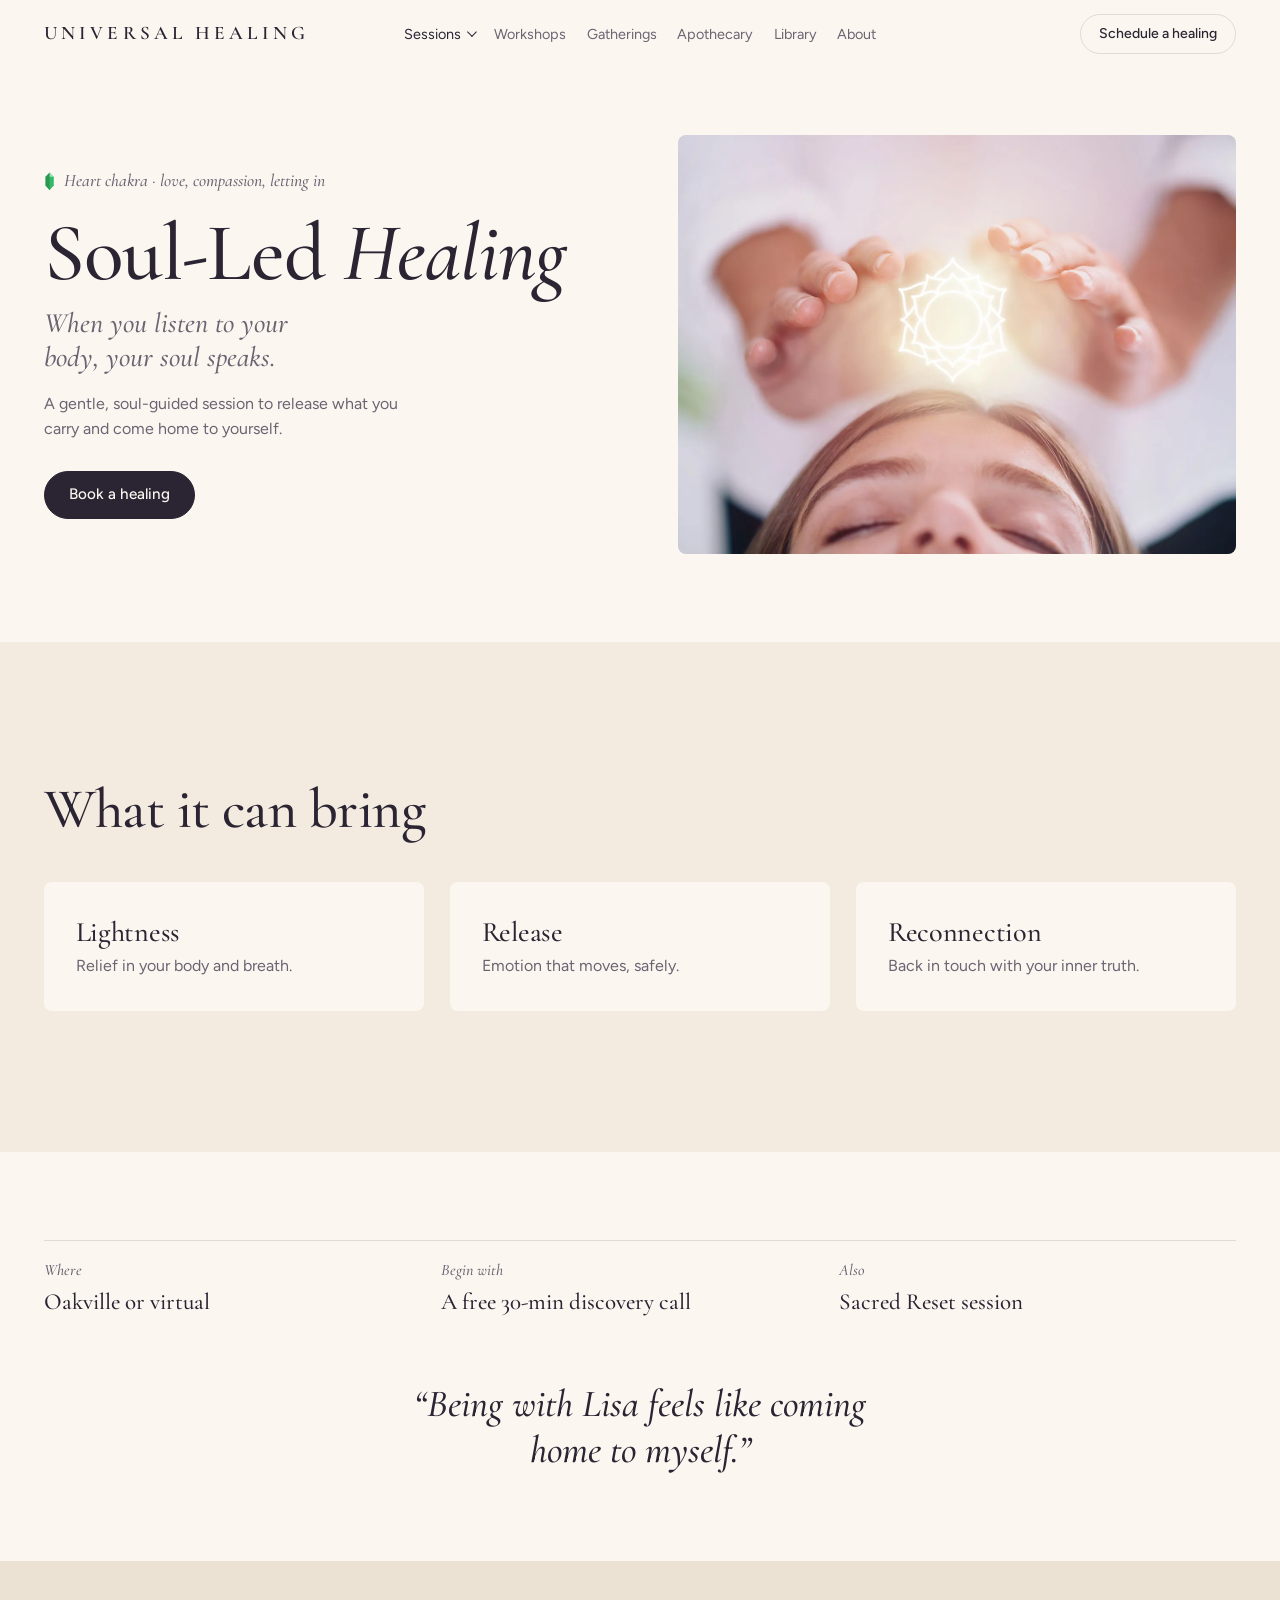
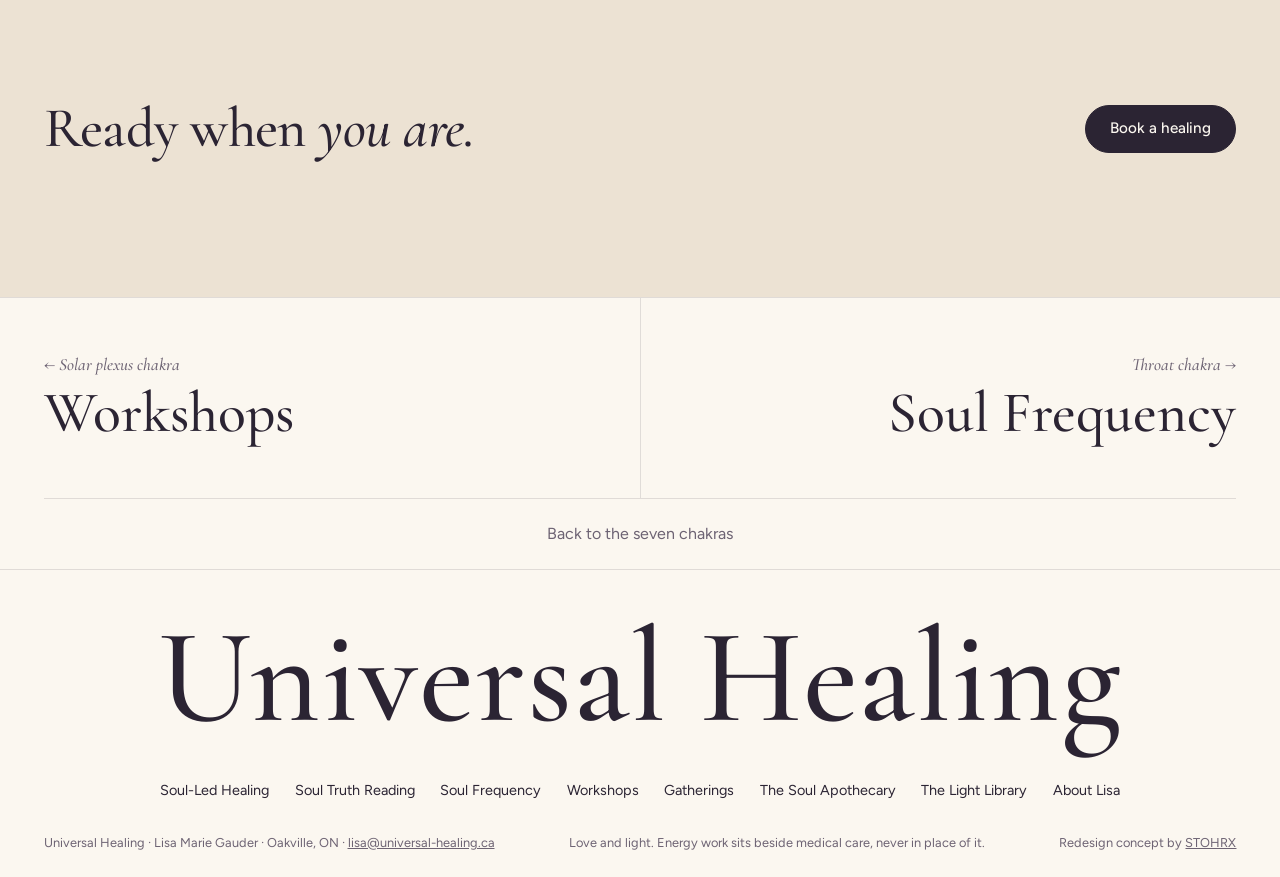
<file: healing.html>
<!doctype html>
<!-- Universal Healing sample: Soul-Led Healing. Generated by tools/build_pages.py; edit the data there, not here. -->
<html lang="en-CA" class="arriving">
<head>
<meta charset="utf-8">
<meta name="viewport" content="width=device-width, initial-scale=1, viewport-fit=cover">
<title>Soul-Led Healing | Universal Healing, Oakville</title>
<meta name="description" content="Soul-Led Healing with Lisa Marie Gauder, Universal Healing, Oakville. When you listen to your body, your soul speaks.">
<meta name="theme-color" content="#fbf7f0">
<link rel="icon" href="data:image/svg+xml,%3Csvg xmlns='http://www.w3.org/2000/svg' viewBox='0 0 64 64'%3E%3Crect width='64' height='64' rx='14' fill='%23fbf7f0'/%3E%3Cpath d='M32 8l11 13v22L32 56 21 43V21z' fill='%2334ba66'/%3E%3C/svg%3E">
<link rel="preconnect" href="https://fonts.googleapis.com">
<link rel="preconnect" href="https://fonts.gstatic.com" crossorigin>
<link href="https://fonts.googleapis.com/css2?family=Cormorant+Garamond:ital,wght@0,500;0,600;1,500&family=Figtree:wght@400;500;600&display=swap" rel="stylesheet">
<link rel="stylesheet" href="css/site.css">
</head>
<body style="--c:#34ba66">
<header class="nav" id="nav">
  <div class="wrap">
    <a class="mark" href="index.html" aria-label="Universal Healing, home">UNIVERSAL HEALING</a>
    <nav class="nav-links" id="navLinks" aria-label="Main">
      <div class="nav-drop">
        <button class="nav-drop-btn" type="button" aria-expanded="false" aria-current="true">Sessions</button>
        <div class="nav-drop-menu">
          <a href="healing.html" aria-current="page">Soul-Led Healing</a>
          <a href="reading.html">Soul Truth Reading</a>
          <a href="frequency.html">Soul Frequency</a>
        </div>
      </div>
      <a href="workshops.html">Workshops</a>
      <a href="gatherings.html">Gatherings</a>
      <a href="apothecary.html">Apothecary</a>
      <a href="library.html">Library</a>
      <a href="about.html">About</a>
    </nav>
    <div class="nav-end">
      <a class="btn btn-ghost" href="https://app.acuityscheduling.com/schedule/5ec3addc"><span class="long">Schedule a healing</span><span class="short">Book</span></a>
      <button class="menu-btn" id="menuBtn" type="button" aria-expanded="false" aria-controls="navLinks">Menu</button>
    </div>
  </div>
</header>
<main>
<section class="p-hero">
  <div class="wrap">
    <div class="p-copy">
      <p class="chip"><svg class="gem" viewBox="0 0 24 40" aria-hidden="true"><path d="M12 1l9 9v19l-9 10-9-10V10z" fill="currentColor"/><path d="M12 1l9 9h-9z" fill="#fff" opacity=".55"/><path d="M12 1v38l-9-10V10z" fill="#000" opacity=".18"/></svg><span>Heart chakra · love, compassion, letting in</span></p>
      <h1>Soul-Led <em>Healing</em></h1>
      <p class="tagline">When you listen to your body, your soul speaks.</p>
      <p class="lede">A gentle, soul-guided session to release what you carry and come home to yourself.</p>
      
      <div class="cta"><a class="btn btn-solid" href="https://app.acuityscheduling.com/schedule/5ec3addc">Book a healing</a></div>
    </div>
    <figure class="p-photo"><img src="img/uh/healing.webp" alt="Hands held above a woman&#x27;s head, a glowing crown chakra between them"></figure>
  </div>
</section>

<section class="on-paper p-points">
  <div class="wrap">
    <h2 class="rv">What it can bring</h2>
    <div class="points3"><div class="rv"><span class="num">01</span><h3>Lightness</h3><p>Relief in your body and breath.</p></div><div class="rv"><span class="num">02</span><h3>Release</h3><p>Emotion that moves, safely.</p></div><div class="rv"><span class="num">03</span><h3>Reconnection</h3><p>Back in touch with your inner truth.</p></div></div>
  </div>
</section>

<section class="p-details">
  <div class="wrap">
    <dl class="details rv"><div><dt>Where</dt><dd>Oakville or virtual</dd></div><div><dt>Begin with</dt><dd>A free 30-min discovery call</dd></div><div><dt>Also</dt><dd>Sacred Reset session</dd></div></dl>
    <blockquote class="rv">&ldquo;Being with Lisa feels like coming home to myself.&rdquo;</blockquote>
  </div>
</section>

<section class="cta-band">
  <div class="wrap rv">
    <h2>Ready when <em>you are.</em></h2>
    <a class="btn btn-solid" href="https://app.acuityscheduling.com/schedule/5ec3addc">Book a healing</a>
  </div>
</section>

<nav class="pager" aria-label="Other chakras">
  <div class="wrap">
    <a href="workshops.html" style="--c:#f7c51e"><span class="eyebrow">&larr; Solar plexus chakra</span><b>Workshops</b></a>
    <a href="frequency.html" style="--c:#28a5e8"><span class="eyebrow">Throat chakra &rarr;</span><b>Soul Frequency</b></a>
    <a class="all" href="index.html#top">Back to the seven chakras</a>
  </div>
</nav>
</main>
<footer>
  <div class="wrap">
    <div class="big" aria-hidden="true">Universal Healing</div>
    <nav class="foot-links" aria-label="All pages"><a href="healing.html">Soul-Led Healing</a><a href="reading.html">Soul Truth Reading</a><a href="frequency.html">Soul Frequency</a><a href="workshops.html">Workshops</a><a href="gatherings.html">Gatherings</a><a href="apothecary.html">The Soul Apothecary</a><a href="library.html">The Light Library</a><a href="about.html">About Lisa</a></nav>
    <div class="fine">
      <span>Universal Healing · Lisa Marie Gauder · Oakville, ON · <a href="mailto:lisa@universal-healing.ca">lisa@universal-healing.ca</a></span>
      <span>Love and light. Energy work sits beside medical care, never in place of it.</span>
      <span>Redesign concept by <a href="https://www.stohrx.ca">STOHRX</a></span>
    </div>
  </div>
</footer>
<script src="js/site.js"></script>
</body>
</html>
</file>
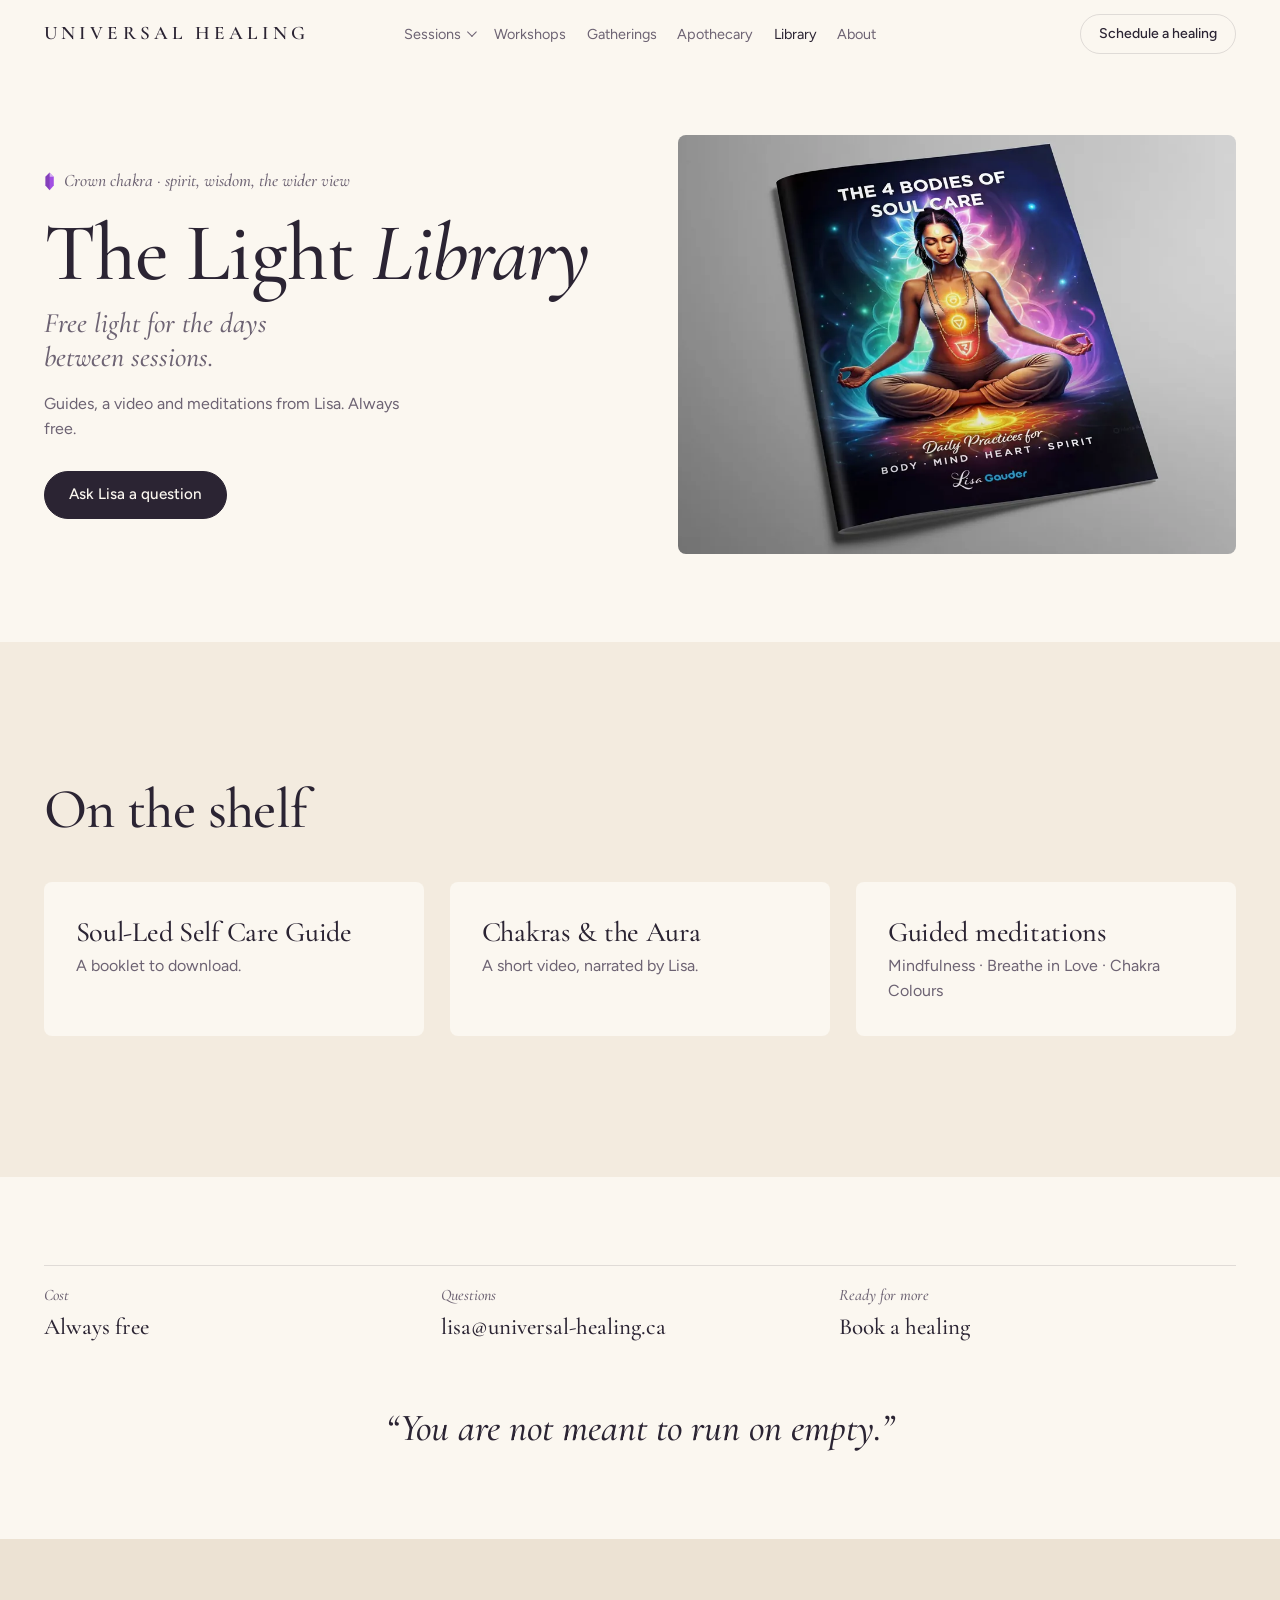
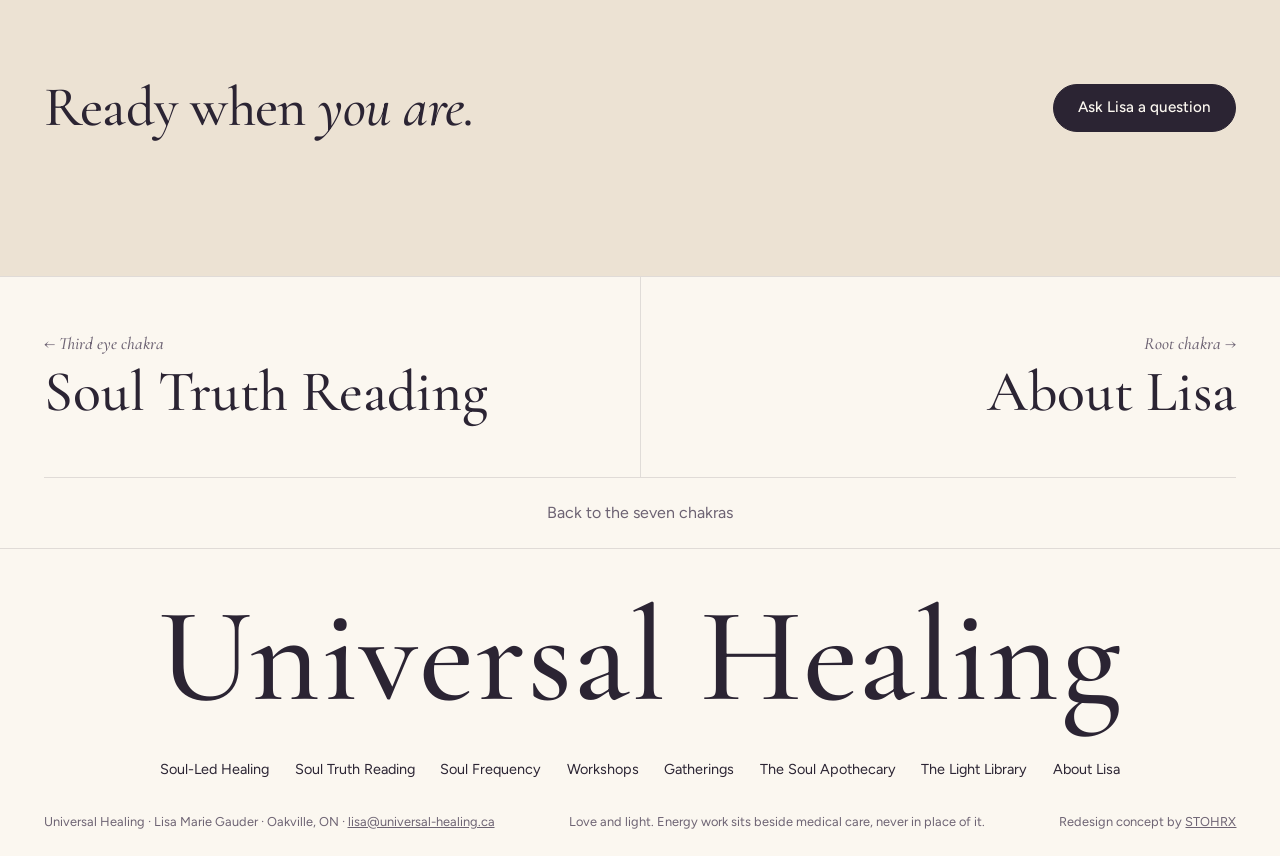
<file: library.html>
<!doctype html>
<!-- Universal Healing sample: The Light Library. Generated by tools/build_pages.py; edit the data there, not here. -->
<html lang="en-CA" class="arriving">
<head>
<meta charset="utf-8">
<meta name="viewport" content="width=device-width, initial-scale=1, viewport-fit=cover">
<title>The Light Library | Universal Healing, Oakville</title>
<meta name="description" content="The Light Library with Lisa Marie Gauder, Universal Healing, Oakville. Free light for the days between sessions.">
<meta name="theme-color" content="#fbf7f0">
<link rel="icon" href="data:image/svg+xml,%3Csvg xmlns='http://www.w3.org/2000/svg' viewBox='0 0 64 64'%3E%3Crect width='64' height='64' rx='14' fill='%23fbf7f0'/%3E%3Cpath d='M32 8l11 13v22L32 56 21 43V21z' fill='%23a24fe3'/%3E%3C/svg%3E">
<link rel="preconnect" href="https://fonts.googleapis.com">
<link rel="preconnect" href="https://fonts.gstatic.com" crossorigin>
<link href="https://fonts.googleapis.com/css2?family=Cormorant+Garamond:ital,wght@0,500;0,600;1,500&family=Figtree:wght@400;500;600&display=swap" rel="stylesheet">
<link rel="stylesheet" href="css/site.css">
</head>
<body style="--c:#a24fe3">
<header class="nav" id="nav">
  <div class="wrap">
    <a class="mark" href="index.html" aria-label="Universal Healing, home">UNIVERSAL HEALING</a>
    <nav class="nav-links" id="navLinks" aria-label="Main">
      <div class="nav-drop">
        <button class="nav-drop-btn" type="button" aria-expanded="false">Sessions</button>
        <div class="nav-drop-menu">
          <a href="healing.html">Soul-Led Healing</a>
          <a href="reading.html">Soul Truth Reading</a>
          <a href="frequency.html">Soul Frequency</a>
        </div>
      </div>
      <a href="workshops.html">Workshops</a>
      <a href="gatherings.html">Gatherings</a>
      <a href="apothecary.html">Apothecary</a>
      <a href="library.html" aria-current="page">Library</a>
      <a href="about.html">About</a>
    </nav>
    <div class="nav-end">
      <a class="btn btn-ghost" href="https://app.acuityscheduling.com/schedule/5ec3addc"><span class="long">Schedule a healing</span><span class="short">Book</span></a>
      <button class="menu-btn" id="menuBtn" type="button" aria-expanded="false" aria-controls="navLinks">Menu</button>
    </div>
  </div>
</header>
<main>
<section class="p-hero">
  <div class="wrap">
    <div class="p-copy">
      <p class="chip"><svg class="gem" viewBox="0 0 24 40" aria-hidden="true"><path d="M12 1l9 9v19l-9 10-9-10V10z" fill="currentColor"/><path d="M12 1l9 9h-9z" fill="#fff" opacity=".55"/><path d="M12 1v38l-9-10V10z" fill="#000" opacity=".18"/></svg><span>Crown chakra · spirit, wisdom, the wider view</span></p>
      <h1>The Light <em>Library</em></h1>
      <p class="tagline">Free light for the days between sessions.</p>
      <p class="lede">Guides, a video and meditations from Lisa. Always free.</p>
      
      <div class="cta"><a class="btn btn-solid" href="mailto:lisa@universal-healing.ca">Ask Lisa a question</a></div>
    </div>
    <figure class="p-photo"><img src="img/uh/booklet.webp" alt="The 4 Bodies of Soul Care booklet cover"></figure>
  </div>
</section>

<section class="on-paper p-points">
  <div class="wrap">
    <h2 class="rv">On the shelf</h2>
    <div class="points3"><div class="rv"><span class="num">01</span><h3>Soul-Led Self Care Guide</h3><p>A booklet to download.</p></div><div class="rv"><span class="num">02</span><h3>Chakras &amp; the Aura</h3><p>A short video, narrated by Lisa.</p></div><div class="rv"><span class="num">03</span><h3>Guided meditations</h3><p>Mindfulness · Breathe in Love · Chakra Colours</p></div></div>
  </div>
</section>

<section class="p-details">
  <div class="wrap">
    <dl class="details rv"><div><dt>Cost</dt><dd>Always free</dd></div><div><dt>Questions</dt><dd>lisa@universal-healing.ca</dd></div><div><dt>Ready for more</dt><dd>Book a healing</dd></div></dl>
    <blockquote class="rv">&ldquo;You are not meant to run on empty.&rdquo;</blockquote>
  </div>
</section>

<section class="cta-band">
  <div class="wrap rv">
    <h2>Ready when <em>you are.</em></h2>
    <a class="btn btn-solid" href="mailto:lisa@universal-healing.ca">Ask Lisa a question</a>
  </div>
</section>

<nav class="pager" aria-label="Other chakras">
  <div class="wrap">
    <a href="reading.html" style="--c:#4651db"><span class="eyebrow">&larr; Third eye chakra</span><b>Soul Truth Reading</b></a>
    <a href="about.html" style="--c:#e5352c"><span class="eyebrow">Root chakra &rarr;</span><b>About Lisa</b></a>
    <a class="all" href="index.html#top">Back to the seven chakras</a>
  </div>
</nav>
</main>
<footer>
  <div class="wrap">
    <div class="big" aria-hidden="true">Universal Healing</div>
    <nav class="foot-links" aria-label="All pages"><a href="healing.html">Soul-Led Healing</a><a href="reading.html">Soul Truth Reading</a><a href="frequency.html">Soul Frequency</a><a href="workshops.html">Workshops</a><a href="gatherings.html">Gatherings</a><a href="apothecary.html">The Soul Apothecary</a><a href="library.html">The Light Library</a><a href="about.html">About Lisa</a></nav>
    <div class="fine">
      <span>Universal Healing · Lisa Marie Gauder · Oakville, ON · <a href="mailto:lisa@universal-healing.ca">lisa@universal-healing.ca</a></span>
      <span>Love and light. Energy work sits beside medical care, never in place of it.</span>
      <span>Redesign concept by <a href="https://www.stohrx.ca">STOHRX</a></span>
    </div>
  </div>
</footer>
<script src="js/site.js"></script>
</body>
</html>
</file>
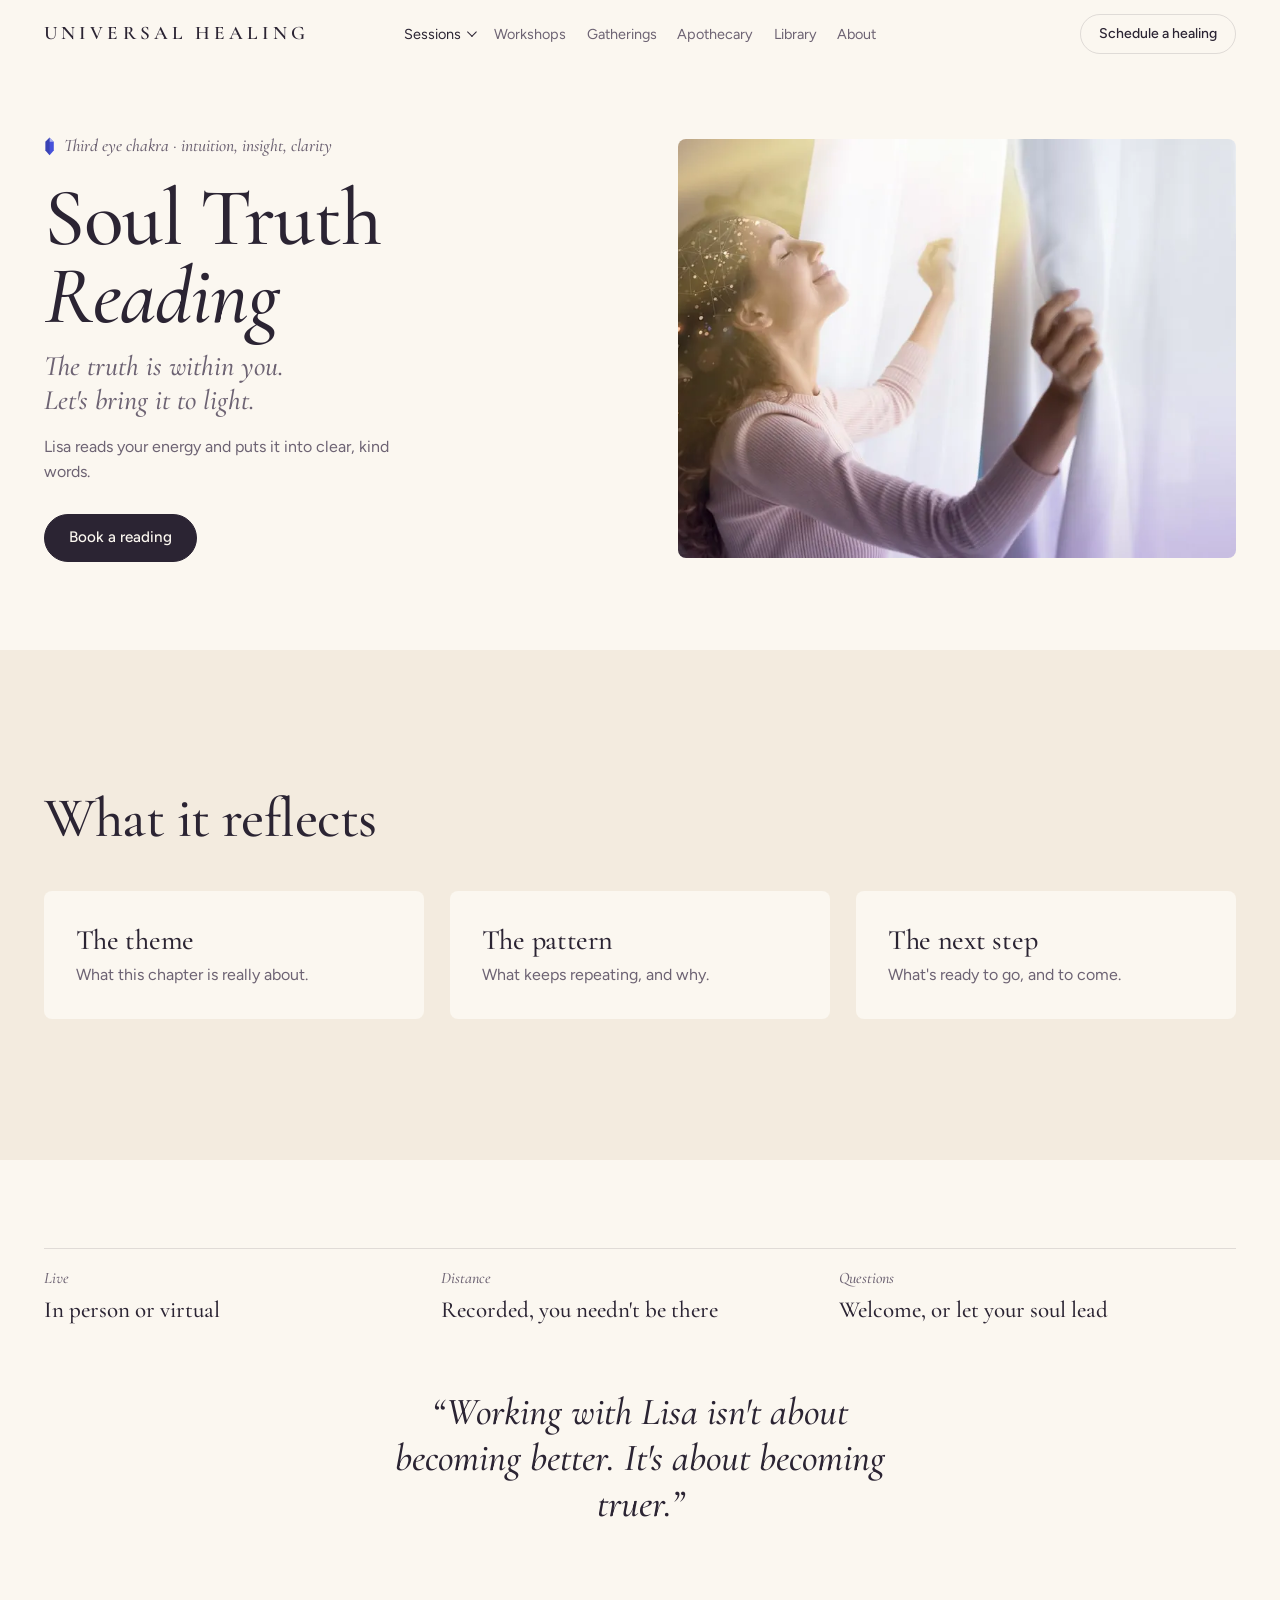
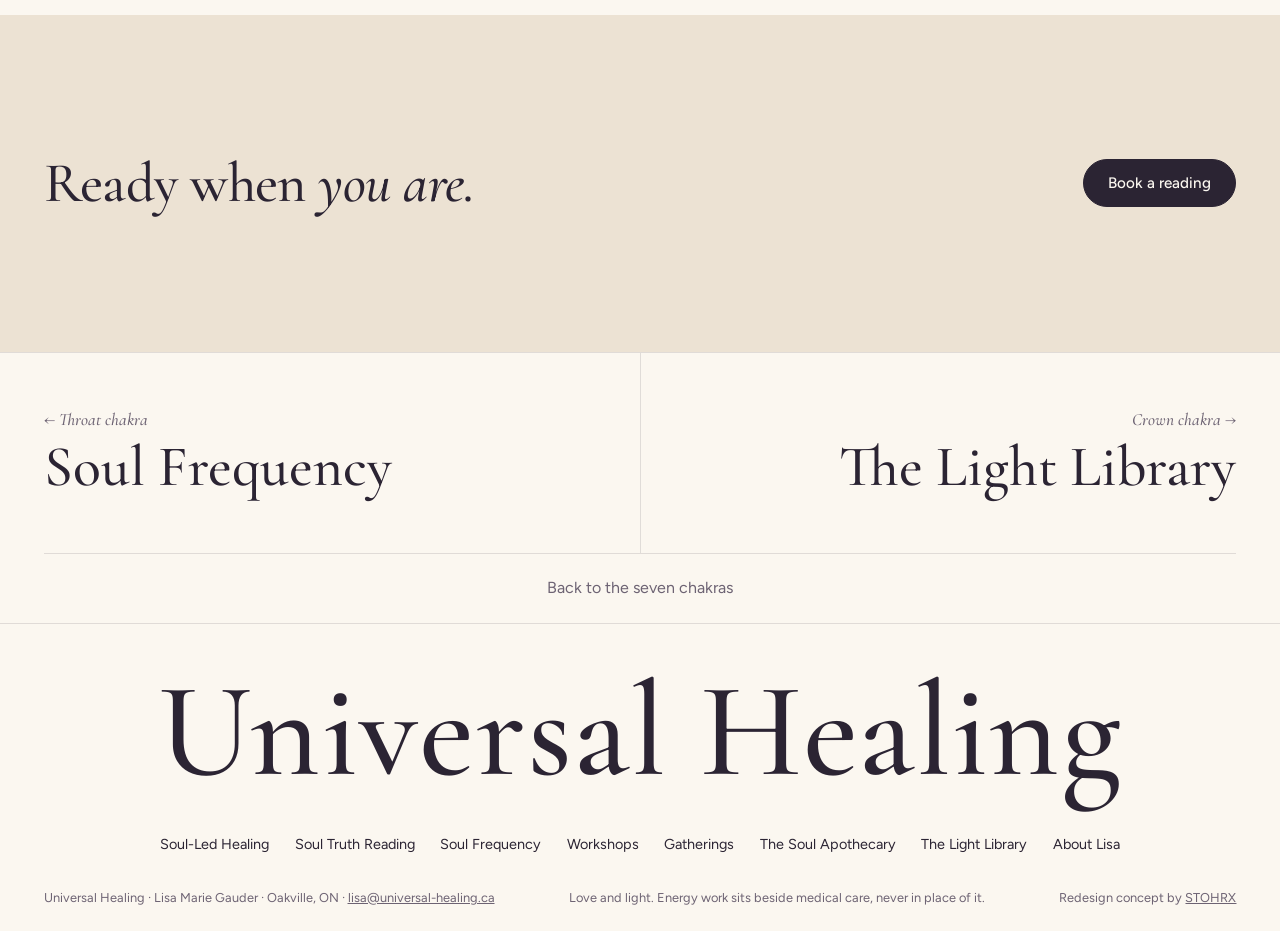
<file: reading.html>
<!doctype html>
<!-- Universal Healing sample: Soul Truth Reading. Generated by tools/build_pages.py; edit the data there, not here. -->
<html lang="en-CA" class="arriving">
<head>
<meta charset="utf-8">
<meta name="viewport" content="width=device-width, initial-scale=1, viewport-fit=cover">
<title>Soul Truth Reading | Universal Healing, Oakville</title>
<meta name="description" content="Soul Truth Reading with Lisa Marie Gauder, Universal Healing, Oakville. The truth is within you. Let&#x27;s bring it to light.">
<meta name="theme-color" content="#fbf7f0">
<link rel="icon" href="data:image/svg+xml,%3Csvg xmlns='http://www.w3.org/2000/svg' viewBox='0 0 64 64'%3E%3Crect width='64' height='64' rx='14' fill='%23fbf7f0'/%3E%3Cpath d='M32 8l11 13v22L32 56 21 43V21z' fill='%234651db'/%3E%3C/svg%3E">
<link rel="preconnect" href="https://fonts.googleapis.com">
<link rel="preconnect" href="https://fonts.gstatic.com" crossorigin>
<link href="https://fonts.googleapis.com/css2?family=Cormorant+Garamond:ital,wght@0,500;0,600;1,500&family=Figtree:wght@400;500;600&display=swap" rel="stylesheet">
<link rel="stylesheet" href="css/site.css">
</head>
<body style="--c:#4651db">
<header class="nav" id="nav">
  <div class="wrap">
    <a class="mark" href="index.html" aria-label="Universal Healing, home">UNIVERSAL HEALING</a>
    <nav class="nav-links" id="navLinks" aria-label="Main">
      <div class="nav-drop">
        <button class="nav-drop-btn" type="button" aria-expanded="false" aria-current="true">Sessions</button>
        <div class="nav-drop-menu">
          <a href="healing.html">Soul-Led Healing</a>
          <a href="reading.html" aria-current="page">Soul Truth Reading</a>
          <a href="frequency.html">Soul Frequency</a>
        </div>
      </div>
      <a href="workshops.html">Workshops</a>
      <a href="gatherings.html">Gatherings</a>
      <a href="apothecary.html">Apothecary</a>
      <a href="library.html">Library</a>
      <a href="about.html">About</a>
    </nav>
    <div class="nav-end">
      <a class="btn btn-ghost" href="https://app.acuityscheduling.com/schedule/5ec3addc"><span class="long">Schedule a healing</span><span class="short">Book</span></a>
      <button class="menu-btn" id="menuBtn" type="button" aria-expanded="false" aria-controls="navLinks">Menu</button>
    </div>
  </div>
</header>
<main>
<section class="p-hero">
  <div class="wrap">
    <div class="p-copy">
      <p class="chip"><svg class="gem" viewBox="0 0 24 40" aria-hidden="true"><path d="M12 1l9 9v19l-9 10-9-10V10z" fill="currentColor"/><path d="M12 1l9 9h-9z" fill="#fff" opacity=".55"/><path d="M12 1v38l-9-10V10z" fill="#000" opacity=".18"/></svg><span>Third eye chakra · intuition, insight, clarity</span></p>
      <h1>Soul Truth <em>Reading</em></h1>
      <p class="tagline">The truth is within you. Let&#x27;s bring it to light.</p>
      <p class="lede">Lisa reads your energy and puts it into clear, kind words.</p>
      
      <div class="cta"><a class="btn btn-solid" href="https://app.acuityscheduling.com/schedule/5ec3addc">Book a reading</a></div>
    </div>
    <figure class="p-photo"><img src="img/uh/reading.webp" alt="A woman opening sheer curtains to bright sunlight"></figure>
  </div>
</section>

<section class="on-paper p-points">
  <div class="wrap">
    <h2 class="rv">What it reflects</h2>
    <div class="points3"><div class="rv"><span class="num">01</span><h3>The theme</h3><p>What this chapter is really about.</p></div><div class="rv"><span class="num">02</span><h3>The pattern</h3><p>What keeps repeating, and why.</p></div><div class="rv"><span class="num">03</span><h3>The next step</h3><p>What&#x27;s ready to go, and to come.</p></div></div>
  </div>
</section>

<section class="p-details">
  <div class="wrap">
    <dl class="details rv"><div><dt>Live</dt><dd>In person or virtual</dd></div><div><dt>Distance</dt><dd>Recorded, you needn&#x27;t be there</dd></div><div><dt>Questions</dt><dd>Welcome, or let your soul lead</dd></div></dl>
    <blockquote class="rv">&ldquo;Working with Lisa isn&#x27;t about becoming better. It&#x27;s about becoming truer.&rdquo;</blockquote>
  </div>
</section>

<section class="cta-band">
  <div class="wrap rv">
    <h2>Ready when <em>you are.</em></h2>
    <a class="btn btn-solid" href="https://app.acuityscheduling.com/schedule/5ec3addc">Book a reading</a>
  </div>
</section>

<nav class="pager" aria-label="Other chakras">
  <div class="wrap">
    <a href="frequency.html" style="--c:#28a5e8"><span class="eyebrow">&larr; Throat chakra</span><b>Soul Frequency</b></a>
    <a href="library.html" style="--c:#a24fe3"><span class="eyebrow">Crown chakra &rarr;</span><b>The Light Library</b></a>
    <a class="all" href="index.html#top">Back to the seven chakras</a>
  </div>
</nav>
</main>
<footer>
  <div class="wrap">
    <div class="big" aria-hidden="true">Universal Healing</div>
    <nav class="foot-links" aria-label="All pages"><a href="healing.html">Soul-Led Healing</a><a href="reading.html">Soul Truth Reading</a><a href="frequency.html">Soul Frequency</a><a href="workshops.html">Workshops</a><a href="gatherings.html">Gatherings</a><a href="apothecary.html">The Soul Apothecary</a><a href="library.html">The Light Library</a><a href="about.html">About Lisa</a></nav>
    <div class="fine">
      <span>Universal Healing · Lisa Marie Gauder · Oakville, ON · <a href="mailto:lisa@universal-healing.ca">lisa@universal-healing.ca</a></span>
      <span>Love and light. Energy work sits beside medical care, never in place of it.</span>
      <span>Redesign concept by <a href="https://www.stohrx.ca">STOHRX</a></span>
    </div>
  </div>
</footer>
<script src="js/site.js"></script>
</body>
</html>
</file>
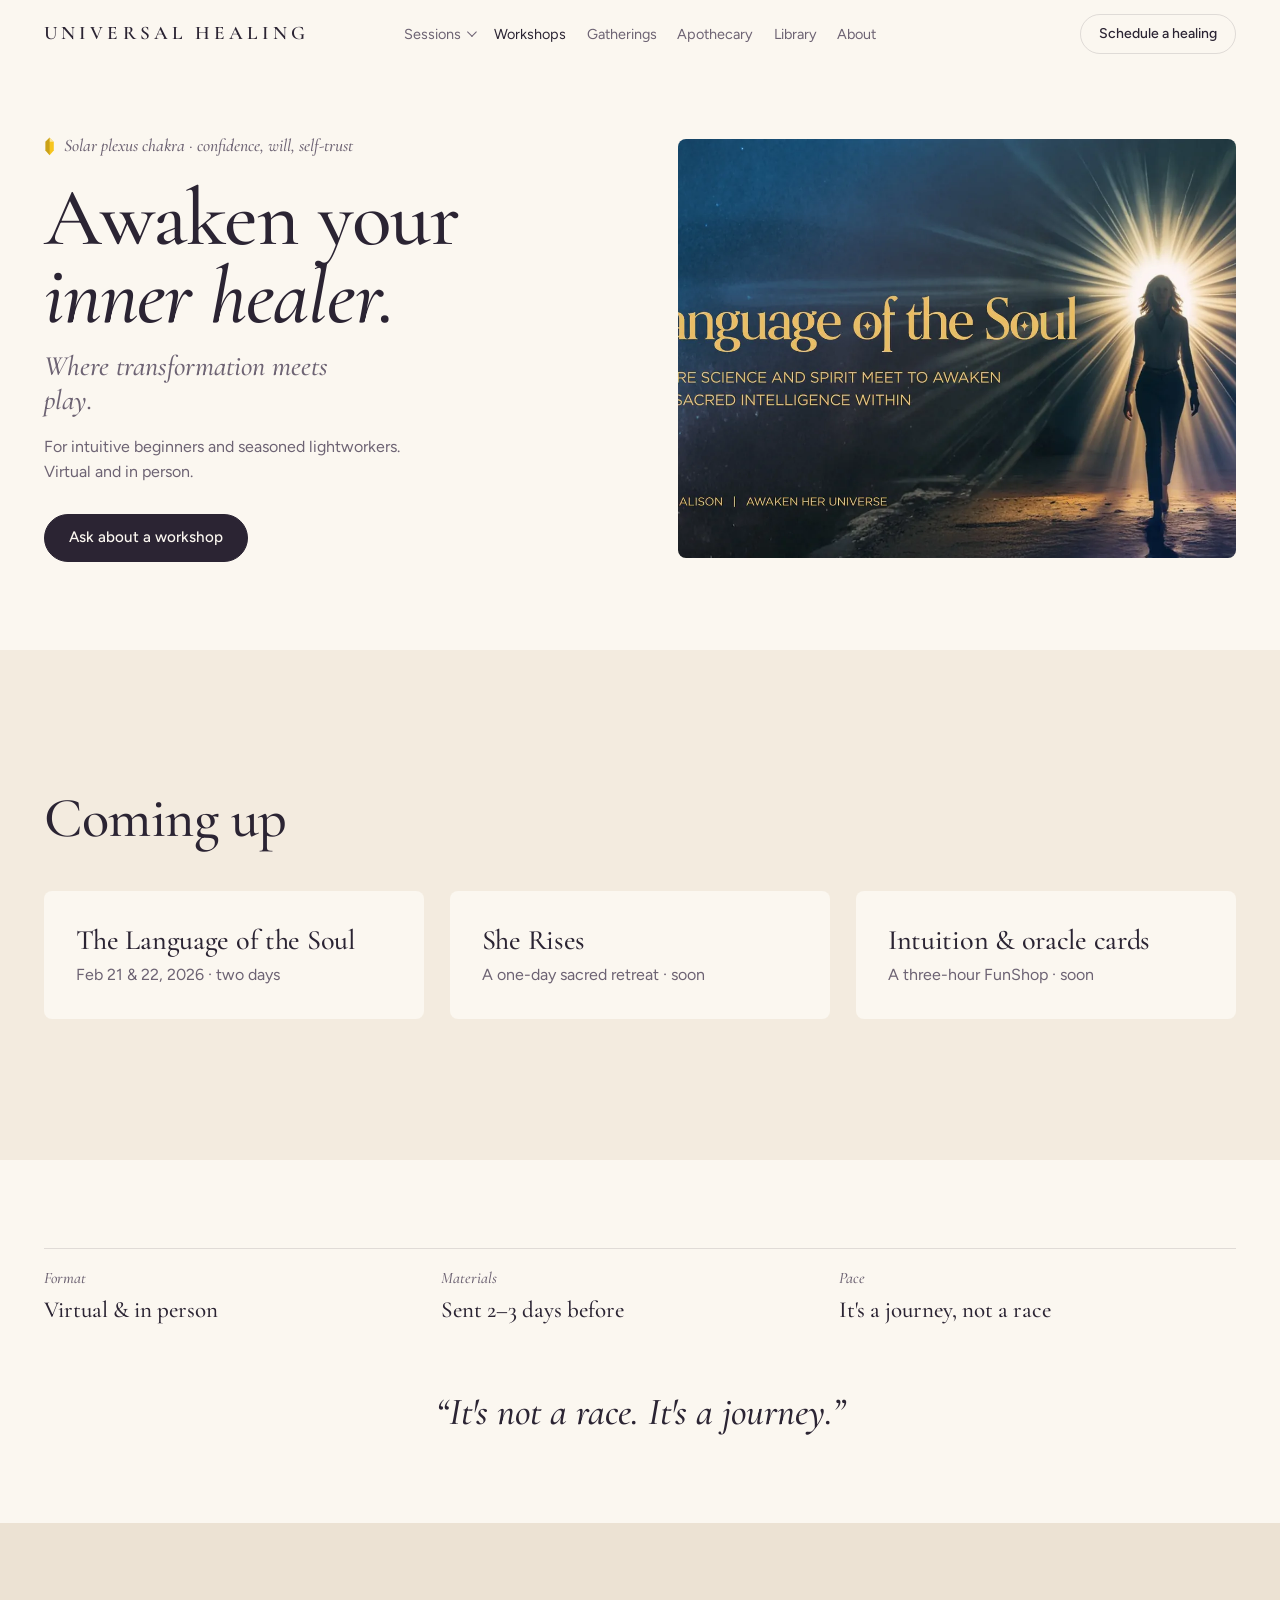
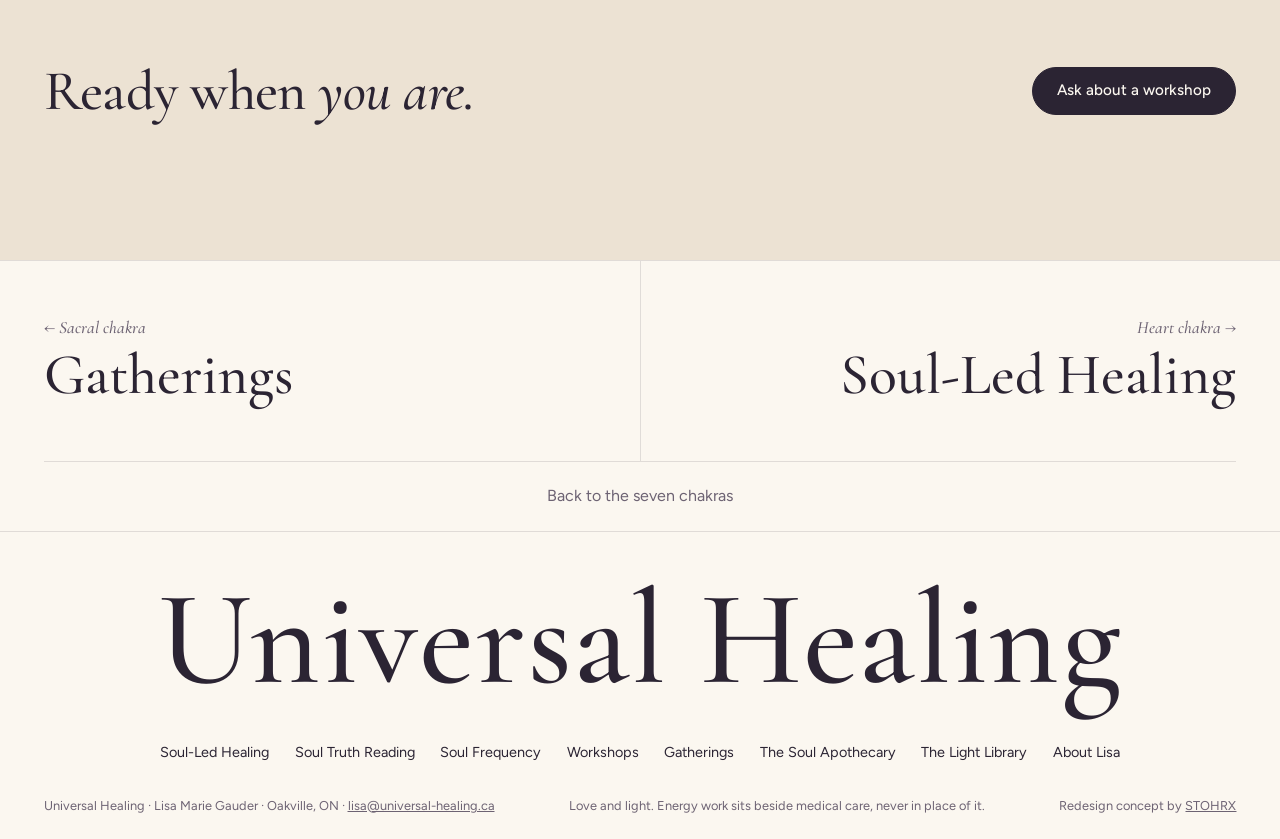
<file: workshops.html>
<!doctype html>
<!-- Universal Healing sample: Workshops. Generated by tools/build_pages.py; edit the data there, not here. -->
<html lang="en-CA" class="arriving">
<head>
<meta charset="utf-8">
<meta name="viewport" content="width=device-width, initial-scale=1, viewport-fit=cover">
<title>Workshops | Universal Healing, Oakville</title>
<meta name="description" content="Workshops with Lisa Marie Gauder, Universal Healing, Oakville. Where transformation meets play.">
<meta name="theme-color" content="#fbf7f0">
<link rel="icon" href="data:image/svg+xml,%3Csvg xmlns='http://www.w3.org/2000/svg' viewBox='0 0 64 64'%3E%3Crect width='64' height='64' rx='14' fill='%23fbf7f0'/%3E%3Cpath d='M32 8l11 13v22L32 56 21 43V21z' fill='%23f7c51e'/%3E%3C/svg%3E">
<link rel="preconnect" href="https://fonts.googleapis.com">
<link rel="preconnect" href="https://fonts.gstatic.com" crossorigin>
<link href="https://fonts.googleapis.com/css2?family=Cormorant+Garamond:ital,wght@0,500;0,600;1,500&family=Figtree:wght@400;500;600&display=swap" rel="stylesheet">
<link rel="stylesheet" href="css/site.css">
</head>
<body style="--c:#f7c51e">
<header class="nav" id="nav">
  <div class="wrap">
    <a class="mark" href="index.html" aria-label="Universal Healing, home">UNIVERSAL HEALING</a>
    <nav class="nav-links" id="navLinks" aria-label="Main">
      <div class="nav-drop">
        <button class="nav-drop-btn" type="button" aria-expanded="false">Sessions</button>
        <div class="nav-drop-menu">
          <a href="healing.html">Soul-Led Healing</a>
          <a href="reading.html">Soul Truth Reading</a>
          <a href="frequency.html">Soul Frequency</a>
        </div>
      </div>
      <a href="workshops.html" aria-current="page">Workshops</a>
      <a href="gatherings.html">Gatherings</a>
      <a href="apothecary.html">Apothecary</a>
      <a href="library.html">Library</a>
      <a href="about.html">About</a>
    </nav>
    <div class="nav-end">
      <a class="btn btn-ghost" href="https://app.acuityscheduling.com/schedule/5ec3addc"><span class="long">Schedule a healing</span><span class="short">Book</span></a>
      <button class="menu-btn" id="menuBtn" type="button" aria-expanded="false" aria-controls="navLinks">Menu</button>
    </div>
  </div>
</header>
<main>
<section class="p-hero">
  <div class="wrap">
    <div class="p-copy">
      <p class="chip"><svg class="gem" viewBox="0 0 24 40" aria-hidden="true"><path d="M12 1l9 9v19l-9 10-9-10V10z" fill="currentColor"/><path d="M12 1l9 9h-9z" fill="#fff" opacity=".55"/><path d="M12 1v38l-9-10V10z" fill="#000" opacity=".18"/></svg><span>Solar plexus chakra · confidence, will, self-trust</span></p>
      <h1>Awaken your <em>inner healer.</em></h1>
      <p class="tagline">Where transformation meets play.</p>
      <p class="lede">For intuitive beginners and seasoned lightworkers. Virtual and in person.</p>
      
      <div class="cta"><a class="btn btn-solid" href="mailto:lisa@universal-healing.ca?subject=Workshops">Ask about a workshop</a></div>
    </div>
    <figure class="p-photo"><img src="img/uh/workshop-language.webp" alt="The Language of the Soul banner: a woman walking toward a burst of light"></figure>
  </div>
</section>

<section class="on-paper p-points">
  <div class="wrap">
    <h2 class="rv">Coming up</h2>
    <div class="points3"><div class="rv"><span class="num">01</span><h3>The Language of the Soul</h3><p>Feb 21 &amp; 22, 2026 · two days</p></div><div class="rv"><span class="num">02</span><h3>She Rises</h3><p>A one-day sacred retreat · soon</p></div><div class="rv"><span class="num">03</span><h3>Intuition &amp; oracle cards</h3><p>A three-hour FunShop · soon</p></div></div>
  </div>
</section>

<section class="p-details">
  <div class="wrap">
    <dl class="details rv"><div><dt>Format</dt><dd>Virtual &amp; in person</dd></div><div><dt>Materials</dt><dd>Sent 2–3 days before</dd></div><div><dt>Pace</dt><dd>It&#x27;s a journey, not a race</dd></div></dl>
    <blockquote class="rv">&ldquo;It&#x27;s not a race. It&#x27;s a journey.&rdquo;</blockquote>
  </div>
</section>

<section class="cta-band">
  <div class="wrap rv">
    <h2>Ready when <em>you are.</em></h2>
    <a class="btn btn-solid" href="mailto:lisa@universal-healing.ca?subject=Workshops">Ask about a workshop</a>
  </div>
</section>

<nav class="pager" aria-label="Other chakras">
  <div class="wrap">
    <a href="gatherings.html" style="--c:#f5781d"><span class="eyebrow">&larr; Sacral chakra</span><b>Gatherings</b></a>
    <a href="healing.html" style="--c:#34ba66"><span class="eyebrow">Heart chakra &rarr;</span><b>Soul-Led Healing</b></a>
    <a class="all" href="index.html#top">Back to the seven chakras</a>
  </div>
</nav>
</main>
<footer>
  <div class="wrap">
    <div class="big" aria-hidden="true">Universal Healing</div>
    <nav class="foot-links" aria-label="All pages"><a href="healing.html">Soul-Led Healing</a><a href="reading.html">Soul Truth Reading</a><a href="frequency.html">Soul Frequency</a><a href="workshops.html">Workshops</a><a href="gatherings.html">Gatherings</a><a href="apothecary.html">The Soul Apothecary</a><a href="library.html">The Light Library</a><a href="about.html">About Lisa</a></nav>
    <div class="fine">
      <span>Universal Healing · Lisa Marie Gauder · Oakville, ON · <a href="mailto:lisa@universal-healing.ca">lisa@universal-healing.ca</a></span>
      <span>Love and light. Energy work sits beside medical care, never in place of it.</span>
      <span>Redesign concept by <a href="https://www.stohrx.ca">STOHRX</a></span>
    </div>
  </div>
</footer>
<script src="js/site.js"></script>
</body>
</html>
</file>
<file: css/site.css>
:root{
  /* dawn: warm ivory ground; deep: plum-brown text; gold is the one accent (the inlay in the stone) */
  --dawn:#fbf7f0;--dawn-2:#f4ede2;--dawn-3:#ece3d5;
  --deep:#2b2433;--soft:#6d6373;--line:rgba(43,36,51,.13);
  --paper:#f3ebdf;--paper-2:#ece2d3;--ink:#2b2433;--ink-2:#6d6373;--ink-line:rgba(43,36,51,.13);
  --gold:#55486a;   /* hover/active accent (gold now lives only in the 3D scene) */
  --serif:'Cormorant Garamond',"Cormorant",Garamond,Georgia,serif;
  --sans:'Figtree',"Helvetica Neue",Arial,sans-serif;
  --out:cubic-bezier(.16,1,.3,1);
  --gutter:clamp(1rem,3.4vw,3.5rem);--max:1440px;
}
*{box-sizing:border-box}
html{-webkit-text-size-adjust:100%;scroll-behavior:smooth}
body{margin:0;background:var(--dawn);color:var(--ink);font:400 1rem/1.55 var(--sans);-webkit-font-smoothing:antialiased}
img{display:block;max-width:100%}
a{color:inherit}
button,input,select,textarea{font:inherit;color:inherit}
.wrap{max-width:var(--max);margin:0 auto;padding:0 var(--gutter)}
.sr{position:absolute;width:1px;height:1px;overflow:hidden;clip:rect(0 0 0 0);white-space:nowrap}
:focus-visible{outline:2px solid currentColor;outline-offset:3px}

h1,h2,h3{font-family:var(--serif);font-weight:500;letter-spacing:-.01em;margin:0;text-wrap:balance}
h2{font-size:clamp(2.6rem,6vw,5.6rem);line-height:.98}
h2 em,h1 em{font-style:italic}
.eyebrow{font:500 .74rem/1.2 var(--sans);letter-spacing:.16em;text-transform:uppercase}
.lede{font-size:clamp(1rem,1.25vw,1.15rem);max-width:34ch}

.btn{display:inline-flex;align-items:center;gap:.5em;height:3rem;padding:0 1.5rem;border-radius:999px;border:1px solid currentColor;font-weight:500;font-size:.95rem;text-decoration:none;cursor:pointer;background:none;transition:background .35s var(--out),color .35s var(--out),border-color .35s var(--out)}
.btn-solid{background:var(--deep);color:var(--dawn);border-color:var(--deep)}
.btn-solid:hover{background:var(--gold);border-color:var(--gold)}
.btn-ghost{color:var(--deep);border-color:var(--line)}
.btn-ghost:hover{border-color:var(--deep)}
.on-paper .btn-solid{background:var(--ink);color:var(--paper);border-color:var(--ink)}
.on-paper .btn-solid:hover{background:var(--gold);border-color:var(--gold)}

/* ---------- nav ---------- */
.nav{position:fixed;inset:0 0 auto;z-index:20;color:var(--deep);transition:background .4s var(--out),box-shadow .4s var(--out)}
.nav.solid{background:rgba(251,247,240,.86);-webkit-backdrop-filter:blur(14px);backdrop-filter:blur(14px);box-shadow:0 1px 0 var(--line)}
.nav .wrap{display:grid;grid-template-columns:1fr auto 1fr;align-items:center;height:4.25rem}
.mark{font:600 1.2rem/1 var(--serif);letter-spacing:.22em;white-space:nowrap;text-decoration:none;justify-self:start}
.nav-links{display:flex;gap:clamp(1rem,1.6vw,1.75rem);font-size:.9rem}
.nav-links a{text-decoration:none;color:var(--soft);transition:color .25s}
.nav-links a:hover{color:var(--deep)}
.nav-end{justify-self:end;display:flex;align-items:center;gap:.6rem}
.nav .btn{height:2.5rem;padding:0 1.15rem;font-size:.88rem}

/* ---------- hero ---------- */
.hero{position:relative;min-height:100vh;min-height:100svh;background:var(--dawn);color:var(--deep);overflow:hidden;display:flex;flex-direction:column}
#gl{position:absolute;inset:0;width:100%;height:100%;display:block;touch-action:pan-y;-webkit-tap-highlight-color:transparent}
.hero.hover-stone #gl{cursor:pointer}
.nav{transition:background .4s var(--out),box-shadow .4s var(--out),transform .5s var(--out),opacity .5s var(--out)}
.nav.away{transform:translateY(-100%);opacity:0;pointer-events:none}

/* keyboard-only stone controls: invisible until focused */
.dots{position:absolute;z-index:2;left:50%;bottom:2rem;transform:translateX(-50%);display:flex;gap:.55rem;opacity:0;pointer-events:none;transition:opacity .3s}
.dots:focus-within{opacity:1;pointer-events:auto}
.dots a{width:1.7rem;height:1.7rem;border-radius:50%;border:0;padding:0;background:none;cursor:pointer;display:grid;place-items:center}
.dots a::before{content:"";width:.6rem;height:.6rem;border-radius:50%;background:var(--c);opacity:.55;transition:transform .4s var(--out),opacity .4s,box-shadow .4s}
.dots a.on::before{opacity:1;transform:scale(1.35);box-shadow:0 0 0 3px var(--dawn),0 0 0 4px var(--c),0 0 14px var(--c)}

/* intro, straight under the crystals */
.intro{background:var(--dawn);color:var(--deep);padding:clamp(3.5rem,9vw,7.5rem) 0}
.intro .wrap{display:grid;grid-template-columns:minmax(0,1.2fr) minmax(0,.8fr);gap:2rem 4rem;align-items:end}
.intro .eyebrow{color:var(--soft);margin:0 0 1.25rem}
.intro h1{font-size:clamp(3.2rem,7.4vw,7.6rem);line-height:.92}
.intro .lede{color:var(--soft);margin:0 0 1.9rem}
.cta{display:flex;gap:.75rem;flex-wrap:wrap}

/* no-WebGL fallback */
.fallback{display:none}
.no-gl #gl{display:none}
.no-gl .fallback{display:flex;position:absolute;z-index:1;left:0;right:0;top:50%;transform:translateY(-50%);justify-content:center;gap:clamp(.6rem,2.4vw,2.2rem);padding:0 var(--gutter)}
.fallback button{width:clamp(2.2rem,5.5vw,4rem);aspect-ratio:1/1.5;border:0;padding:0;cursor:pointer;background:linear-gradient(105deg,color-mix(in srgb,var(--c) 55%,#fff) 0 38%,var(--c) 38% 70%,color-mix(in srgb,var(--c) 70%,#000) 70%);clip-path:polygon(50% 0,100% 22%,100% 86%,50% 100%,0 86%,0 22%);transition:transform .9s cubic-bezier(.2,1.4,.4,1),filter .5s}
.fallback button[aria-pressed=true]{transform:translateY(-3.5rem);filter:drop-shadow(0 0 18px var(--c)) brightness(1.25)}

/* ---------- light sections ---------- */
.on-paper{background:var(--paper);color:var(--ink)}
section{padding:clamp(4.5rem,11vw,9.5rem) 0}
.head{display:grid;grid-template-columns:minmax(0,1.4fr) minmax(0,.6fr);gap:2rem;align-items:end;margin-bottom:clamp(2.5rem,5vw,4.5rem)}
.head p{margin:0;color:var(--ink-2);max-width:30ch;justify-self:end}

.sessions{display:grid;grid-template-columns:repeat(4,minmax(0,1fr));gap:clamp(1rem,1.6vw,1.6rem)}
.session{display:flex;flex-direction:column}
.session figure{margin:0 0 1.1rem;aspect-ratio:4/5;overflow:hidden;border-radius:.4rem;background:var(--paper-2)}
.session figure img{width:100%;height:100%;object-fit:cover;transition:transform 1.2s var(--out)}
.session:hover figure img{transform:scale(1.04)}
.session h3{font-size:2rem;line-height:1}
.session .meta{font-size:.85rem;color:var(--ink-2);margin:.45rem 0 .6rem;letter-spacing:.02em}
.session p{margin:0 0 1rem;color:var(--ink-2);font-size:.95rem}
.session a{margin-top:auto;font-weight:500;font-size:.92rem;text-decoration:none;border-bottom:1px solid var(--ink-line);align-self:flex-start;padding-bottom:.15rem;transition:border-color .3s}
.session a:hover{border-color:var(--ink)}

/* the seven */
.seven{background:var(--dawn);color:var(--deep)}
.seven .head p{color:var(--soft)}
.chakras{list-style:none;margin:0;padding:0;border-top:1px solid var(--line)}
.chakras a{display:grid;text-decoration:none;color:inherit;transition:background .4s var(--out);grid-template-columns:2.2rem 3rem minmax(0,1.1fr) minmax(0,1.2fr) minmax(0,.8fr);gap:1rem;align-items:center;padding:1.15rem 0;border-bottom:1px solid var(--line)}
.chakras svg{width:1.1rem;height:auto;color:var(--c);filter:drop-shadow(0 0 6px color-mix(in srgb,var(--c) 45%,transparent))}
.chakras .n{color:var(--soft);font-size:.85rem;font-variant-numeric:tabular-nums}
.chakras h3{font-size:clamp(1.6rem,2.4vw,2.2rem);line-height:1}
.chakras h3 small{font:italic 500 .62em/1 var(--serif);color:var(--soft);margin-left:.5rem}
.chakras .t{color:var(--soft)}
.chakras .s{font-size:.9rem;text-align:right}

/* steps */
.steps{display:grid;grid-template-columns:repeat(3,minmax(0,1fr));gap:clamp(1.25rem,3vw,3rem);counter-reset:s;border-top:1px solid var(--ink-line);padding-top:2rem}
.steps div{counter-increment:s}
.steps div::before{content:"0" counter(s);display:block;font-size:.85rem;color:var(--ink-2);margin-bottom:1.6rem;font-variant-numeric:tabular-nums}
.steps h3{font-size:2rem;line-height:1;margin-bottom:.6rem}
.steps p{margin:0;color:var(--ink-2);max-width:28ch}

/* about */
.about{background:var(--paper-2)}
.about .wrap{display:grid;grid-template-columns:minmax(0,.85fr) minmax(0,1.15fr);gap:clamp(2rem,6vw,6rem);align-items:center}
.about figure{margin:0;aspect-ratio:4/5;overflow:hidden;border-radius:.4rem;background:var(--paper)}
.about figure img{width:100%;height:100%;object-fit:cover}
.about h2{font-size:clamp(2.4rem,4.8vw,4.6rem)}
.about p{color:var(--ink-2);max-width:40ch;margin:1.5rem 0 0}
.about .note{font-size:.88rem;border-top:1px solid var(--ink-line);padding-top:1rem;margin-top:2.2rem}

/* book */
.book{background:var(--dawn);color:var(--deep)}
.book .wrap{display:grid;grid-template-columns:minmax(0,1fr) minmax(0,1fr);gap:clamp(2.5rem,7vw,7rem)}
.book h2+p{color:var(--soft);margin:1.25rem 0 2.5rem}
.visit{display:grid;grid-template-columns:auto 1fr;gap:.55rem 1.5rem;font-size:.95rem;margin:0}
.visit dt{color:var(--soft)}
.visit dd{margin:0}
form{display:grid;grid-template-columns:1fr 1fr;gap:1.4rem 1.25rem;align-content:start}
label{display:grid;gap:.4rem;font-size:.8rem;letter-spacing:.06em;text-transform:uppercase;color:var(--soft)}
label.full{grid-column:1/-1}
input,select,textarea{width:100%;background:transparent;border:0;border-bottom:1px solid var(--line);padding:.55rem 0;font-size:1.02rem;letter-spacing:0;text-transform:none;color:var(--deep);border-radius:0;transition:border-color .3s}
select{-webkit-appearance:none;appearance:none;background:url("data:image/svg+xml,%3Csvg xmlns='http://www.w3.org/2000/svg' width='12' height='8'%3E%3Cpath d='M1 1l5 5 5-5' fill='none' stroke='%236d6373' stroke-width='1.5'/%3E%3C/svg%3E") right .2rem center no-repeat}
select option{color:#111}
textarea{resize:vertical;min-height:4.5rem}
input:focus,select:focus,textarea:focus{outline:0;border-color:var(--deep)}
form .btn{justify-self:start;grid-column:1/-1}
.sent{grid-column:1/-1;margin:0;color:var(--deep);font-family:var(--serif);font-size:1.6rem;display:none}
form.done .sent{display:block}

/* footer */
footer{background:var(--dawn);color:var(--soft);padding:2rem 0 1.5rem;overflow:hidden;border-top:1px solid var(--line)}
.big{font:500 clamp(3rem,10.5vw,10.5rem)/.9 var(--serif);letter-spacing:.01em;color:var(--deep);margin:1rem 0 2.5rem;text-align:center;white-space:nowrap}
.fine{display:flex;justify-content:space-between;gap:1rem 2rem;flex-wrap:wrap;font-size:.8rem}
.fine a{color:var(--soft)}

/* reveal */
.rv{opacity:0;transform:translateY(22px);transition:opacity 1s var(--out),transform 1s var(--out)}
.rv.in{opacity:1;transform:none}

@media (max-width:1000px){
  .sessions{grid-template-columns:repeat(2,minmax(0,1fr))}
  .chakras a{grid-template-columns:2rem 2.4rem minmax(0,1fr) minmax(0,.9fr)}
  .chakras .t{display:none}
}
@media (max-width:760px){
  .intro .wrap{grid-template-columns:1fr;gap:1.4rem}
  .intro h1{font-size:clamp(2.9rem,12.5vw,4rem)}
  .intro .lede{margin-bottom:1.3rem}
  .head{grid-template-columns:1fr}
  .head p{justify-self:start}
  .sessions{grid-template-columns:1fr;gap:2.4rem}
  .session figure{aspect-ratio:16/11}
  .chakras a{grid-template-columns:1.6rem minmax(0,1fr) auto;gap:.8rem}
  .chakras .n{display:none}
  .chakras .s{font-size:.82rem;color:var(--soft)}
  .steps{grid-template-columns:1fr;gap:2rem}
  .steps div::before{margin-bottom:.6rem}
  .about .wrap,.book .wrap{grid-template-columns:1fr}
  form{grid-template-columns:1fr}
  .fine{flex-direction:column}
}
@media (prefers-reduced-motion:reduce){
  .rv{opacity:1;transform:none;transition:none}
  html{scroll-behavior:auto}
}

/* ---------- shared additions ---------- */
.chakras a:hover{background:rgba(176,130,58,.06)}
.chakras a:hover h3{color:var(--c)}
html::after{content:"";position:fixed;inset:0;z-index:100;background:var(--dawn);opacity:0;pointer-events:none;transition:opacity .45s var(--out)}
html.leaving::after{opacity:1}
html.arriving::after{opacity:1;transition:none}

/* name that appears under the raised stone */

/* ---------- chakra pages ---------- */
.ch-hero{position:relative;min-height:100vh;min-height:100svh;background:var(--dawn);color:var(--deep);overflow:hidden;display:flex;align-items:center;padding:0}
.ch-hero::after{content:"";position:absolute;inset:0;z-index:1;pointer-events:none;background:linear-gradient(90deg,rgba(251,247,240,.88) 0,rgba(251,247,240,.6) 28%,rgba(251,247,240,0) 55%)}
.ch-hero .wrap{position:relative;z-index:2;width:100%;pointer-events:none}
.ch-hero a{pointer-events:auto}
.ch-copy{max-width:32rem}
.ch-copy .eyebrow{color:var(--soft);display:flex;align-items:center;gap:.65rem;margin:0 0 1.4rem}
.ch-copy .eyebrow i{width:.5rem;height:.5rem;border-radius:50%;background:var(--c);box-shadow:0 0 12px var(--c)}
.ch-copy h1{font-size:clamp(3.8rem,9.5vw,9rem);line-height:.88}
.ch-copy .skt{font:italic 500 clamp(1.5rem,2.6vw,2.4rem)/1 var(--serif);color:var(--soft);margin:.7rem 0 1.5rem}
.ch-copy .lede{color:var(--soft);margin:0 0 2rem}
.ch-fallback{display:none}
.no-gl .ch-fallback{display:block;position:absolute;z-index:1;right:18%;top:50%;width:clamp(4rem,9vw,7rem);aspect-ratio:1/1.6;transform:translateY(-50%);background:linear-gradient(105deg,color-mix(in srgb,var(--c) 55%,#fff) 0 38%,var(--c) 38% 70%,color-mix(in srgb,var(--c) 70%,#000) 70%);clip-path:polygon(50% 0,100% 22%,100% 86%,50% 100%,0 86%,0 22%);filter:drop-shadow(0 0 30px var(--c))}

.facts-band{background:var(--dawn);color:var(--deep);padding:0 0 clamp(3.5rem,8vw,6.5rem)}
.facts{display:grid;grid-template-columns:repeat(5,minmax(0,1fr));margin:0;border-top:1px solid var(--line)}
.facts div{padding:1.4rem 1rem 0 0}
.facts dt{font:500 .72rem/1.2 var(--sans);letter-spacing:.16em;text-transform:uppercase;color:var(--soft);margin-bottom:.6rem}
.facts dd{margin:0;font:500 clamp(1.5rem,2.2vw,2rem)/1.1 var(--serif)}
.facts dd i{display:inline-block;width:.6em;height:.6em;border-radius:50%;background:var(--c);margin-right:.4em;vertical-align:.02em}

.balance{display:grid;grid-template-columns:1fr 1fr;gap:clamp(2rem,6vw,6rem)}
.balance h3{font-size:clamp(1.7rem,2.4vw,2.2rem);margin-bottom:1rem}
.balance ul{list-style:none;margin:0;padding:0;border-top:1px solid var(--ink-line)}
.balance li{padding:1rem 0;border-bottom:1px solid var(--ink-line);color:var(--ink-2);font-size:1.05rem}

.ch-session{background:var(--dawn);color:var(--deep)}
.ch-session .wrap{display:grid;grid-template-columns:minmax(0,1.3fr) minmax(0,.7fr);gap:clamp(2rem,6vw,6rem);align-items:end}
.ch-session h2{font-size:clamp(2.3rem,4.6vw,4.4rem)}
.offer{display:grid;grid-template-columns:1fr 1fr;gap:1.2rem 1.5rem;margin:0;border-top:1px solid var(--line);padding-top:1.3rem}
.offer dt{font:500 .72rem/1.2 var(--sans);letter-spacing:.16em;text-transform:uppercase;color:var(--soft);margin-bottom:.35rem}
.offer dd{margin:0;font:500 1.45rem/1.15 var(--serif)}
.ch-session .eyebrow{color:var(--soft);display:flex;align-items:center;gap:.6rem;margin:0 0 1.2rem}
.ch-session .eyebrow .dot{width:.5rem;height:.5rem;border-radius:50%;background:var(--c);box-shadow:0 0 10px var(--c)}

.pager{background:var(--dawn);color:var(--deep);padding:0}
.pager .wrap{display:grid;grid-template-columns:1fr 1fr;border-top:1px solid var(--line)}
.pager a{display:grid;gap:.5rem;padding:clamp(2rem,5vw,3.5rem) 0;text-decoration:none;color:inherit}
.pager a+a:not(.all){text-align:right;border-left:1px solid var(--line);padding-left:1rem}
.pager .eyebrow{color:var(--soft)}
.pager b{font:500 clamp(2rem,4.5vw,4rem)/1 var(--serif);transition:color .3s}
.pager a:hover b{color:var(--c)}
.pager .all{grid-column:1/-1;text-align:center;border-top:1px solid var(--line);padding:1.4rem 0;color:var(--soft)}

@media (max-width:760px){
  .ch-hero{align-items:flex-end}
  .ch-hero::after{background:linear-gradient(0deg,rgba(251,247,240,.94) 0,rgba(251,247,240,.75) 32%,rgba(251,247,240,0) 58%)}
  .ch-hero .wrap{padding-bottom:clamp(2rem,7vh,3.5rem)}
  .ch-copy h1{font-size:clamp(3.4rem,17vw,5rem)}
  .ch-copy .skt{margin-bottom:1rem}
  .ch-copy .lede{margin-bottom:1.4rem}
  .no-gl .ch-fallback{right:auto;left:50%;top:30%;transform:translate(-50%,-50%)}
  .facts{grid-template-columns:1fr 1fr}
  .facts div:last-child{grid-column:1/-1}
  .balance,.ch-session .wrap{grid-template-columns:1fr}
  .pager a+a:not(.all){padding-left:.75rem}
}

/* ---------- v7: menu, hover title, page blocks ---------- */
.menu-btn{display:none;height:2.5rem;padding:0 1rem;border:1px solid var(--line);border-radius:999px;background:none;cursor:pointer;font-weight:500;font-size:.88rem}
.btn .short{display:none}
@media (max-width:1100px){
  .nav .wrap{grid-template-columns:1fr auto}
  .nav-links{display:none}
  .menu-btn{display:inline-flex;align-items:center}
  .nav.open .nav-links{display:flex;position:absolute;left:0;right:0;top:100%;height:calc(100vh - 4.25rem);height:calc(100dvh - 4.25rem);flex-direction:column;gap:.2rem;padding:1.5rem var(--gutter) 3rem;background:var(--dawn);overflow:auto}
  .nav.open .nav-links a{font:500 clamp(2rem,7vw,2.8rem)/1.25 var(--serif);color:var(--deep);padding:.3rem 0;border-bottom:1px solid var(--line)}
  html.menu-open{overflow:hidden}
}
@media (max-width:520px){ .btn .long{display:none} .btn .short{display:inline} }

/* title that appears over the stones while one is hovered: the chakra and the page it opens */
.stone-title{position:absolute;left:0;right:0;top:clamp(5.2rem,10vh,7rem);z-index:2;text-align:center;pointer-events:none;padding:0 var(--gutter);opacity:0;transform:translateY(8px);transition:opacity .5s var(--out),transform .7s var(--out)}
.stone-title.on{opacity:1;transform:none}
.stone-title .eyebrow{display:inline-flex;align-items:center;gap:.6rem;color:var(--soft);margin:0 0 .9rem}
.stone-title .eyebrow i{width:.5rem;height:.5rem;border-radius:50%;background:var(--c,var(--gold));box-shadow:0 0 12px var(--c,var(--gold))}
.stone-title h2{font-size:clamp(2.6rem,6vw,5.6rem);line-height:.95;color:var(--deep)}
.stone-title p.tag{margin:.8rem auto 0;color:var(--soft);font-size:clamp(.95rem,1.2vw,1.1rem)}
.stone-title p.go{margin:1.1rem 0 0;font:500 .7rem/1 var(--sans);letter-spacing:.18em;text-transform:uppercase;color:var(--gold)}

.points{display:grid;grid-template-columns:repeat(3,minmax(0,1fr));gap:clamp(1.25rem,3vw,3rem);border-top:1px solid var(--ink-line);padding-top:2rem}
.points h3{font-size:clamp(1.7rem,2.3vw,2.1rem);line-height:1.05;margin-bottom:.55rem}
.points p{margin:0;color:var(--ink-2);max-width:30ch}
.cta-band{background:var(--paper-2)}
.cta-band .wrap{display:flex;align-items:center;justify-content:space-between;gap:1.5rem 3rem;flex-wrap:wrap}
.cta-band h2{font-size:clamp(2.2rem,4.4vw,4rem)}
.page-head{background:var(--dawn);padding:clamp(8rem,18vh,11rem) 0 clamp(3rem,7vw,5rem)}
.page-head .eyebrow{color:var(--soft);margin:0 0 1.2rem}
.page-head h1{font-size:clamp(3.2rem,7.4vw,7rem);line-height:.92}
.page-head .lede{color:var(--soft);margin:1.4rem 0 0}
.products{display:grid;grid-template-columns:repeat(3,minmax(0,1fr));gap:clamp(1rem,2vw,2rem)}
.product{background:var(--dawn);border-radius:.4rem;padding:2rem 1.5rem 1.6rem}
.product .gem{width:3.2rem;aspect-ratio:1/1.6;margin:0 0 1.6rem;background:linear-gradient(105deg,color-mix(in srgb,var(--c) 45%,#fff) 0 38%,var(--c) 38% 70%,color-mix(in srgb,var(--c) 75%,#000) 70%);clip-path:polygon(50% 0,100% 22%,100% 86%,50% 100%,0 86%,0 22%);filter:drop-shadow(0 6px 14px color-mix(in srgb,var(--c) 40%,transparent))}
.product h3{font-size:1.8rem;line-height:1.05}
.product .price{margin:.35rem 0 .5rem;font-weight:600;color:var(--gold)}
.product p{margin:0;color:var(--ink-2)}
.chakras .pg{font-family:var(--serif);font-size:clamp(1.25rem,1.7vw,1.5rem)}
@media (max-width:1000px){ .products{grid-template-columns:1fr 1fr} }
@media (max-width:760px){
  .points{grid-template-columns:1fr;gap:1.6rem}
  .products{grid-template-columns:1fr}
  .offer{grid-template-columns:1fr 1fr}
  .stone-title{top:clamp(5rem,11vh,6.5rem)}
}

/* ---------- v8: plain inner pages, intro clouds, nav fading in ---------- */
.page-head .eyebrow{display:flex;align-items:center;gap:.65rem}
.page-head .eyebrow i{width:.5rem;height:.5rem;border-radius:50%;background:var(--c,var(--gold));box-shadow:0 0 12px var(--c,var(--gold))}
.page-head .tagline{font:italic 500 clamp(1.5rem,2.6vw,2.3rem)/1.15 var(--serif);color:var(--soft);margin:.9rem 0 0;max-width:30ch}
.page-head .lede{max-width:40ch}
.page-head .cta{margin-top:2rem}

/* home: the bar drifts down a beat after the clouds part */
.nav.pre{opacity:0;transform:translateY(-100%);pointer-events:none}
.nav.arrive{transition:opacity 1.4s var(--out),transform 1.6s var(--out),background .4s var(--out),box-shadow .4s var(--out)}

/* cover shown from the first paint until the 3D clouds take over (and the whole intro if WebGL can't run) */
.intro-cover{position:fixed;inset:0;z-index:60;pointer-events:none;background:radial-gradient(120% 90% at 50% 45%,#fff 0,#fdfaf5 45%,#f6efe4 100%);transition:opacity .6s var(--out)}
.intro-cover.gone{opacity:0}
@media (prefers-reduced-motion:reduce){ .intro-cover{display:none} .nav.pre{opacity:1;transform:none;pointer-events:auto} }

/* ---------- v10: three condensed pages ---------- */
.nav-links a[aria-current="page"]{color:var(--deep)}
.page-head h1 em{font-style:italic}
.jump{display:flex;flex-wrap:wrap;gap:.5rem;margin-top:2rem}
.jump a{font-size:.88rem;text-decoration:none;color:var(--deep);border:1px solid var(--line);border-radius:999px;padding:.5rem 1rem;transition:border-color .3s,color .3s}
.jump a:hover{border-color:var(--gold);color:var(--gold)}
.offering{scroll-margin-top:4.5rem;background:var(--dawn)}
.offering.on-paper{background:var(--paper)}
.offering .wrap{display:grid;grid-template-columns:minmax(0,1.1fr) minmax(0,.9fr);gap:clamp(2rem,6vw,6rem);align-items:start}
.off-copy .eyebrow{display:flex;align-items:center;gap:.6rem;color:var(--soft);margin:0 0 1.1rem}
.off-copy .eyebrow i{width:.5rem;height:.5rem;border-radius:50%;background:var(--c);box-shadow:0 0 10px var(--c)}
.off-copy h2{font-size:clamp(2.6rem,5vw,4.6rem)}
.off-copy .tagline{font:italic 500 clamp(1.3rem,2vw,1.8rem)/1.2 var(--serif);color:var(--soft);margin:.6rem 0 0}
.off-text{color:var(--ink-2);max-width:42ch;margin:1.2rem 0 1.8rem;font-size:1.05rem}
.meta-list{margin:0;border-top:1px solid var(--line)}
.meta-list div{display:flex;justify-content:space-between;gap:1rem;padding:1rem 0;border-bottom:1px solid var(--line)}
.meta-list dt{font:500 .72rem/1.6 var(--sans);letter-spacing:.16em;text-transform:uppercase;color:var(--soft)}
.meta-list dd{margin:0;font:500 1.3rem/1.2 var(--serif);text-align:right}
.dates{list-style:none;margin:0;padding:0;border-top:1px solid var(--line)}
.dates li{display:grid;gap:.25rem;padding:1rem 0;border-bottom:1px solid var(--line)}
.dates b{font:500 1.5rem/1.15 var(--serif)}
.dates span{color:var(--soft);font-size:.92rem}
.off-photo{margin:0 0 1.5rem;aspect-ratio:5/4;overflow:hidden;border-radius:.4rem}
.off-photo img{width:100%;height:100%;object-fit:cover}
#how,#shop{scroll-margin-top:4.5rem}
.also{background:var(--dawn);padding:0}
.also .wrap{display:grid;grid-template-columns:repeat(3,minmax(0,1fr));border-top:1px solid var(--line)}
.also a{display:grid;gap:.4rem;padding:clamp(1.8rem,4vw,3rem) 1rem clamp(1.8rem,4vw,3rem) 0;text-decoration:none;color:inherit}
.also a+a{border-left:1px solid var(--line);padding-left:1.25rem}
.also .eyebrow{color:var(--soft)}
.also b{font:500 clamp(1.7rem,3vw,2.6rem)/1 var(--serif);transition:color .3s}
.also a:hover b{color:var(--gold)}
.product .price{margin:.35rem 0 0}
@media (max-width:760px){
  .offering .wrap{grid-template-columns:1fr}
  .also .wrap{grid-template-columns:1fr}
  .also a+a{border-left:0;border-top:1px solid var(--line);padding-left:0}
}


/* ---------- v12: Universal Healing content ---------- */
.signature{display:block;width:min(260px,70%);height:auto;margin:1.4rem 0 .4rem;opacity:.85}
.off-photo{margin:0;aspect-ratio:4/3;overflow:hidden;border-radius:.4rem;background:var(--paper-2)}
.off-photo.portrait{aspect-ratio:4/5}
.off-photo img{width:100%;height:100%;object-fit:cover}
.offering .wrap{align-items:center}
.dates li span{font:500 .72rem/1.3 var(--sans);letter-spacing:.14em;text-transform:uppercase;color:var(--soft)}
.dates li b{font:500 1.35rem/1.2 var(--serif)}
.off-copy .dates{margin:0 0 1.6rem}
.off-copy blockquote{margin:1rem 0 0;padding-left:1rem;border-left:2px solid var(--line);font:italic 500 1.35rem/1.3 var(--serif);color:var(--deep)}
.off-cta{margin:1.8rem 0 0}
.oils{display:grid;grid-template-columns:repeat(5,minmax(0,1fr));gap:clamp(.9rem,1.6vw,1.6rem)}
.oil figure{margin:0 0 .9rem;aspect-ratio:2/3;overflow:hidden;border-radius:.4rem;background:var(--paper-2)}
.oil figure img{width:100%;height:100%;object-fit:cover;transition:transform 1.2s var(--out)}
.oil:hover figure img{transform:scale(1.04)}
.oil h3{font-size:1.6rem;line-height:1}
.oil p{margin:.4rem 0 0;color:var(--ink-2);font-size:.9rem}
.oil .ing{font-size:.78rem;color:var(--soft)}
.book .wrap{align-items:end}
.book .cta{margin-top:1.8rem}
@media (max-width:1000px){ .oils{grid-template-columns:repeat(3,minmax(0,1fr))} }
@media (max-width:760px){
  .oils{grid-template-columns:1fr 1fr}
  .mark{font-size:1rem;letter-spacing:.16em}
}

/* ---------- v15: dropdown, chakra legend, one-page-per-offering layout ---------- */
.nav-drop{position:relative}
.nav-drop-btn{background:none;border:0;padding:0;cursor:pointer;font-size:inherit;color:var(--soft);display:inline-flex;align-items:center;gap:.35rem;transition:color .25s}
.nav-drop-btn::after{content:"";width:.38rem;height:.38rem;border-right:1.5px solid currentColor;border-bottom:1.5px solid currentColor;transform:rotate(45deg) translateY(-2px)}
.nav-drop-btn:hover,.nav-drop-btn[aria-current]{color:var(--deep)}
.nav-drop-menu{position:absolute;left:50%;top:calc(100% + .9rem);transform:translate(-50%,6px);min-width:13rem;display:grid;padding:.5rem;background:var(--dawn);border:1px solid var(--line);border-radius:.6rem;box-shadow:0 18px 40px -18px rgba(43,36,51,.35);opacity:0;visibility:hidden;transition:opacity .25s,transform .35s var(--out),visibility .25s}
.nav-drop-menu::before{content:"";position:absolute;left:0;right:0;top:-1rem;height:1rem}
.nav-drop:hover .nav-drop-menu,.nav-drop:focus-within .nav-drop-menu,.nav-drop.open .nav-drop-menu{opacity:1;visibility:visible;transform:translate(-50%,0)}
.nav-drop-menu a{padding:.6rem .75rem;border-radius:.4rem;color:var(--deep)}
.nav-drop-menu a:hover,.nav-drop-menu a[aria-current]{background:var(--dawn-2)}
.nav-links>a[aria-current]{color:var(--deep)}
@media (max-width:1100px){
  .nav.open .nav-drop-btn{display:none}
  .nav.open .nav-drop-menu{position:static;opacity:1;visibility:visible;transform:none;display:contents;background:none;border:0;box-shadow:none;padding:0}
  .nav.open .nav-drop-menu::before{display:none}
  .nav.open .nav-drop-menu a{font:500 clamp(2rem,7vw,2.8rem)/1.25 var(--serif);padding:.3rem 0;border-radius:0;border-bottom:1px solid var(--line)}
  .nav.open .nav-drop-menu a:hover{background:none}
  .nav.open .nav-drop{display:contents}
}

.legend{position:absolute;left:0;right:0;bottom:clamp(1.25rem,4vh,2.5rem);z-index:2;text-align:center;padding:0 var(--gutter)}
.legend-k{margin:0 0 .8rem;font:500 .72rem/1 var(--sans);letter-spacing:.18em;text-transform:uppercase;color:var(--deep)}
.legend-k span{color:var(--soft)}
.legend-row{display:flex;justify-content:center;flex-wrap:wrap;gap:.4rem}
.legend-row a{display:inline-flex;align-items:center;gap:.45rem;padding:.42rem .8rem;border-radius:999px;border:1px solid var(--line);background:rgba(251,247,240,.7);-webkit-backdrop-filter:blur(6px);backdrop-filter:blur(6px);font-size:.82rem;text-decoration:none;color:var(--deep);transition:border-color .3s,background .3s,box-shadow .3s}
.legend-row a i{width:.55rem;height:.55rem;border-radius:50%;background:var(--c);box-shadow:0 0 8px var(--c)}
.legend-row a:hover,.legend-row a.on{border-color:var(--c);background:#fff;box-shadow:0 0 0 3px color-mix(in srgb,var(--c) 18%,transparent)}
.dots{display:none}
@media (max-width:760px){ .legend-row a{font-size:.75rem;padding:.35rem .6rem} .legend-k span{display:none} }

.p-hero{background:var(--dawn);padding:clamp(7rem,15vh,9rem) 0 clamp(3rem,7vw,5.5rem)}
.p-hero .wrap{display:grid;grid-template-columns:minmax(0,1fr) minmax(0,1fr);gap:clamp(2rem,6vw,6rem);align-items:center}
.chip{display:inline-flex;align-items:center;gap:.6rem;margin:0 0 1.4rem;padding:.45rem .9rem .45rem .6rem;border-radius:999px;background:color-mix(in srgb,var(--c) 12%,#fff);border:1px solid color-mix(in srgb,var(--c) 35%,transparent);font-size:.85rem;color:var(--deep)}
.chip .gem{width:.8rem;height:auto;color:var(--c)}
.chip b{font-weight:600}
.p-copy h1{font-size:clamp(3rem,6.4vw,6rem);line-height:.95}
.p-copy .tagline{font:italic 500 clamp(1.4rem,2.2vw,2rem)/1.2 var(--serif);color:var(--soft);margin:.9rem 0 0;max-width:24ch}
.p-copy .lede{color:var(--ink-2);margin:1.1rem 0 1.8rem;max-width:38ch}
.p-copy .eyebrow{color:var(--soft);margin:0 0 1.2rem}
.p-photo{margin:0;aspect-ratio:4/3;overflow:hidden;border-radius:.5rem;background:var(--paper-2)}
.p-photo.portrait{aspect-ratio:4/5;max-height:72vh;justify-self:center;width:min(100%,30rem)}
.p-photo.square{aspect-ratio:1/1;max-height:70vh;justify-self:center;width:min(100%,34rem)}
.p-photo img{width:100%;height:100%;object-fit:cover}
.p-points h2{font-size:clamp(2.2rem,4.4vw,3.8rem);margin-bottom:clamp(1.6rem,3.5vw,2.8rem)}
.points3{display:grid;grid-template-columns:repeat(3,minmax(0,1fr));gap:clamp(1rem,2vw,1.6rem)}
.points3>div{background:var(--dawn);border-radius:.5rem;padding:clamp(1.4rem,2.5vw,2rem)}
.points3 .num{display:block;font-size:.8rem;color:var(--soft);margin-bottom:1.6rem;font-variant-numeric:tabular-nums}
.points3 h3{font-size:clamp(1.6rem,2.2vw,2rem);line-height:1.05;margin-bottom:.45rem}
.points3 p{margin:0;color:var(--ink-2)}
.p-details{background:var(--dawn);padding:clamp(3rem,7vw,5.5rem) 0}
.details{display:grid;grid-template-columns:repeat(3,minmax(0,1fr));margin:0;border-top:1px solid var(--line)}
.details div{padding:1.2rem 1.2rem 0 0}
.details dt{font:500 .72rem/1.2 var(--sans);letter-spacing:.16em;text-transform:uppercase;color:var(--soft);margin-bottom:.5rem}
.details dd{margin:0;font:500 clamp(1.25rem,1.8vw,1.6rem)/1.2 var(--serif);overflow-wrap:anywhere}
.p-details blockquote{margin:clamp(2.5rem,5vw,4rem) auto 0;max-width:30ch;text-align:center;font:italic 500 clamp(1.7rem,3vw,2.6rem)/1.2 var(--serif);color:var(--deep)}
.oil{text-decoration:none;color:inherit;display:block}
.oil .order{display:inline-block;margin-top:.6rem;font-size:.88rem;font-weight:500;color:var(--deep);text-decoration:none;border-bottom:1px solid var(--line)}
.oil .order:hover{border-color:var(--deep)}
.oils-5 .oil h3{font-size:1.4rem}
.apoth-strip{background:var(--dawn)}
.foot-links{display:flex;flex-wrap:wrap;justify-content:center;gap:.4rem 1.6rem;margin:0 0 2rem;font-size:.9rem}
.foot-links a{color:var(--deep);text-decoration:none}
.foot-links a:hover{text-decoration:underline}
@media (max-width:1000px){ .oils-5{grid-template-columns:repeat(5,minmax(9rem,1fr));overflow-x:auto;scroll-snap-type:x mandatory;padding-bottom:.5rem} .oils-5 .oil{scroll-snap-align:start} }
@media (max-width:760px){
  .p-hero{padding-top:6rem}
  .p-hero .wrap{grid-template-columns:1fr}
  .p-photo{order:-1}
  .points3,.details{grid-template-columns:1fr}
  .details div{padding-right:0}
}

@media (max-width:460px){ .mark{font-size:.82rem;letter-spacing:.1em} .nav-end{gap:.4rem} .nav .btn,.menu-btn{padding:0 .85rem} }

/* ---------- v16: calmer ---------- */
/* labels: a soft italic line instead of spaced-out capitals */
.eyebrow{font:italic 500 1.08rem/1.3 var(--serif);letter-spacing:0;text-transform:none}
.facts dt,.offer dt,.details dt,.meta-list dt,.dates li span{font:italic 500 1rem/1.3 var(--serif);letter-spacing:0;text-transform:none}
.points3 .num{display:none}
.points3 h3{margin-top:.2rem}
.rv{transition:opacity 1.6s var(--out),transform 1.6s var(--out)}

/* the hover title: name, meaning, where it leads. No chrome. */
.stone-title{transition:opacity 1.1s var(--out),transform 1.4s var(--out)}
.stone-title .eyebrow{display:block;margin:0 0 .3rem;color:var(--soft);font-size:1.2rem}
.stone-title .eyebrow i{display:none}
.stone-title h2{font-size:clamp(3rem,6.5vw,6rem);line-height:1}
.stone-title p.tag{font:italic 500 clamp(1.15rem,1.6vw,1.4rem)/1.3 var(--serif);color:var(--soft);margin-top:.4rem}
.stone-title p.go{margin-top:1rem;font:400 .95rem/1 var(--sans);letter-spacing:0;text-transform:none;color:var(--deep);opacity:.75}

/* the legend: a single line of names; only the one you rest on takes its colour */
.legend-k{font:italic 500 1rem/1 var(--serif);letter-spacing:0;text-transform:none;color:var(--soft);margin-bottom:.6rem}
.legend-row{gap:0 1.5rem}
.legend-row a,.legend-row a:hover,.legend-row a.on{padding:.3rem 0;border:0;border-radius:0;background:none;-webkit-backdrop-filter:none;backdrop-filter:none;box-shadow:none;font:500 1.15rem/1.2 var(--serif);color:var(--soft);transition:color 1s var(--out)}
.legend-row a:hover,.legend-row a.on{color:color-mix(in srgb,var(--c) 75%,#2b2433)}
.legend-row a i{display:none}
@media (max-width:760px){ .legend-row{gap:0 1rem} .legend-row a,.legend-row a:hover,.legend-row a.on{font-size:1rem;padding:.2rem 0} }
.chip{background:none;border:0;padding:0;font:italic 500 1.1rem/1.3 var(--serif);color:var(--soft);gap:.55rem}
.chip .gem{width:.7rem}

/* ---------- v17: the legend is the site's index: chakra above, the page it opens below ---------- */
.legend-row{gap:.5rem clamp(1.4rem,2.6vw,2.6rem)}
.legend-row a,.legend-row a:hover,.legend-row a.on{display:grid;justify-items:center;gap:.15rem;padding:.35rem 0;font:inherit;color:var(--deep)}
.legend-row .lg-c{font:italic 500 1rem/1.1 var(--serif);color:var(--soft);transition:color 1s var(--out)}
.legend-row .lg-p{font:500 .9rem/1.2 var(--sans);color:var(--deep);border-bottom:1px solid transparent;transition:border-color 1s var(--out)}
.legend-row a:hover .lg-c,.legend-row a.on .lg-c{color:color-mix(in srgb,var(--c) 75%,#2b2433)}
.legend-row a:hover .lg-p,.legend-row a.on .lg-p{border-color:color-mix(in srgb,var(--c) 60%,transparent)}
@media (max-width:760px){
  .legend-row{display:grid;grid-template-columns:1fr 1fr;gap:.35rem 1rem;max-width:22rem;margin:0 auto}
  .legend-row a:last-child{grid-column:1/-1}
  .legend-row .lg-c{font-size:.92rem}
  .legend-row .lg-p{font-size:.84rem}
}
</file>
